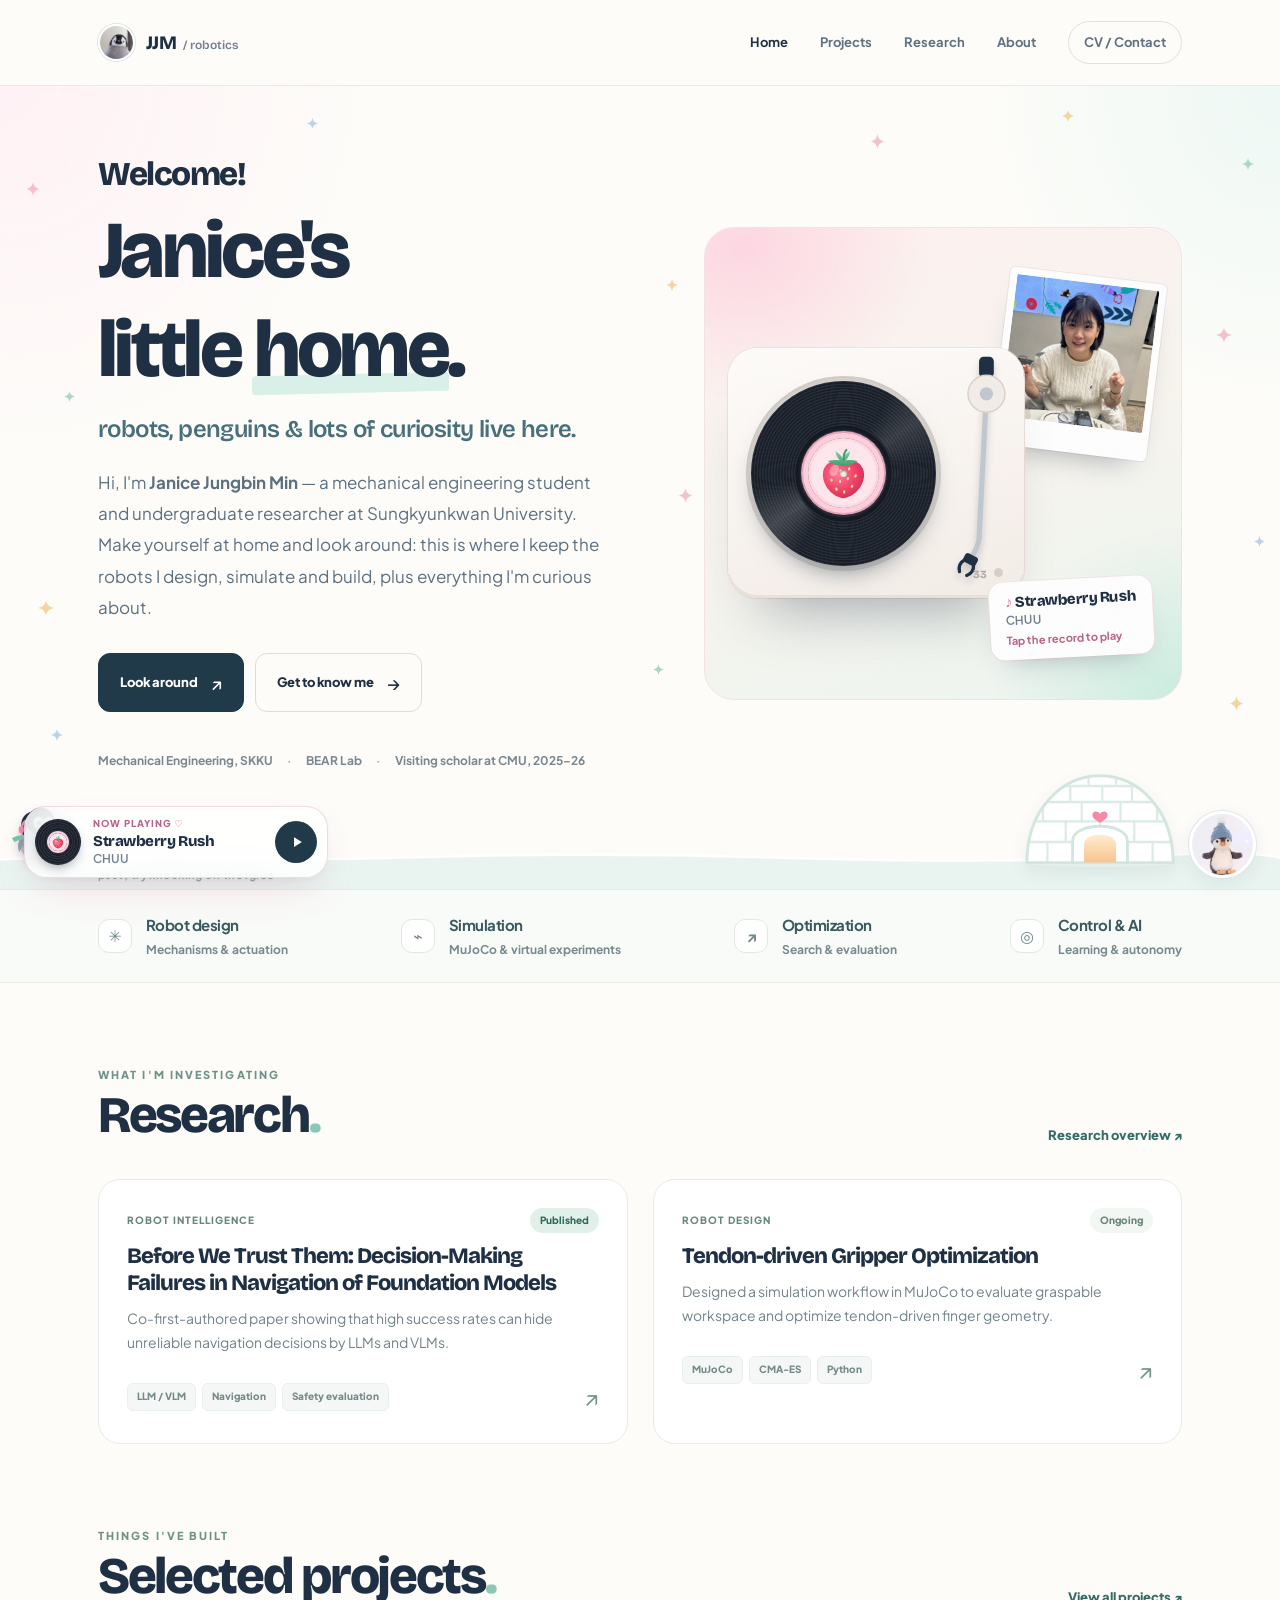
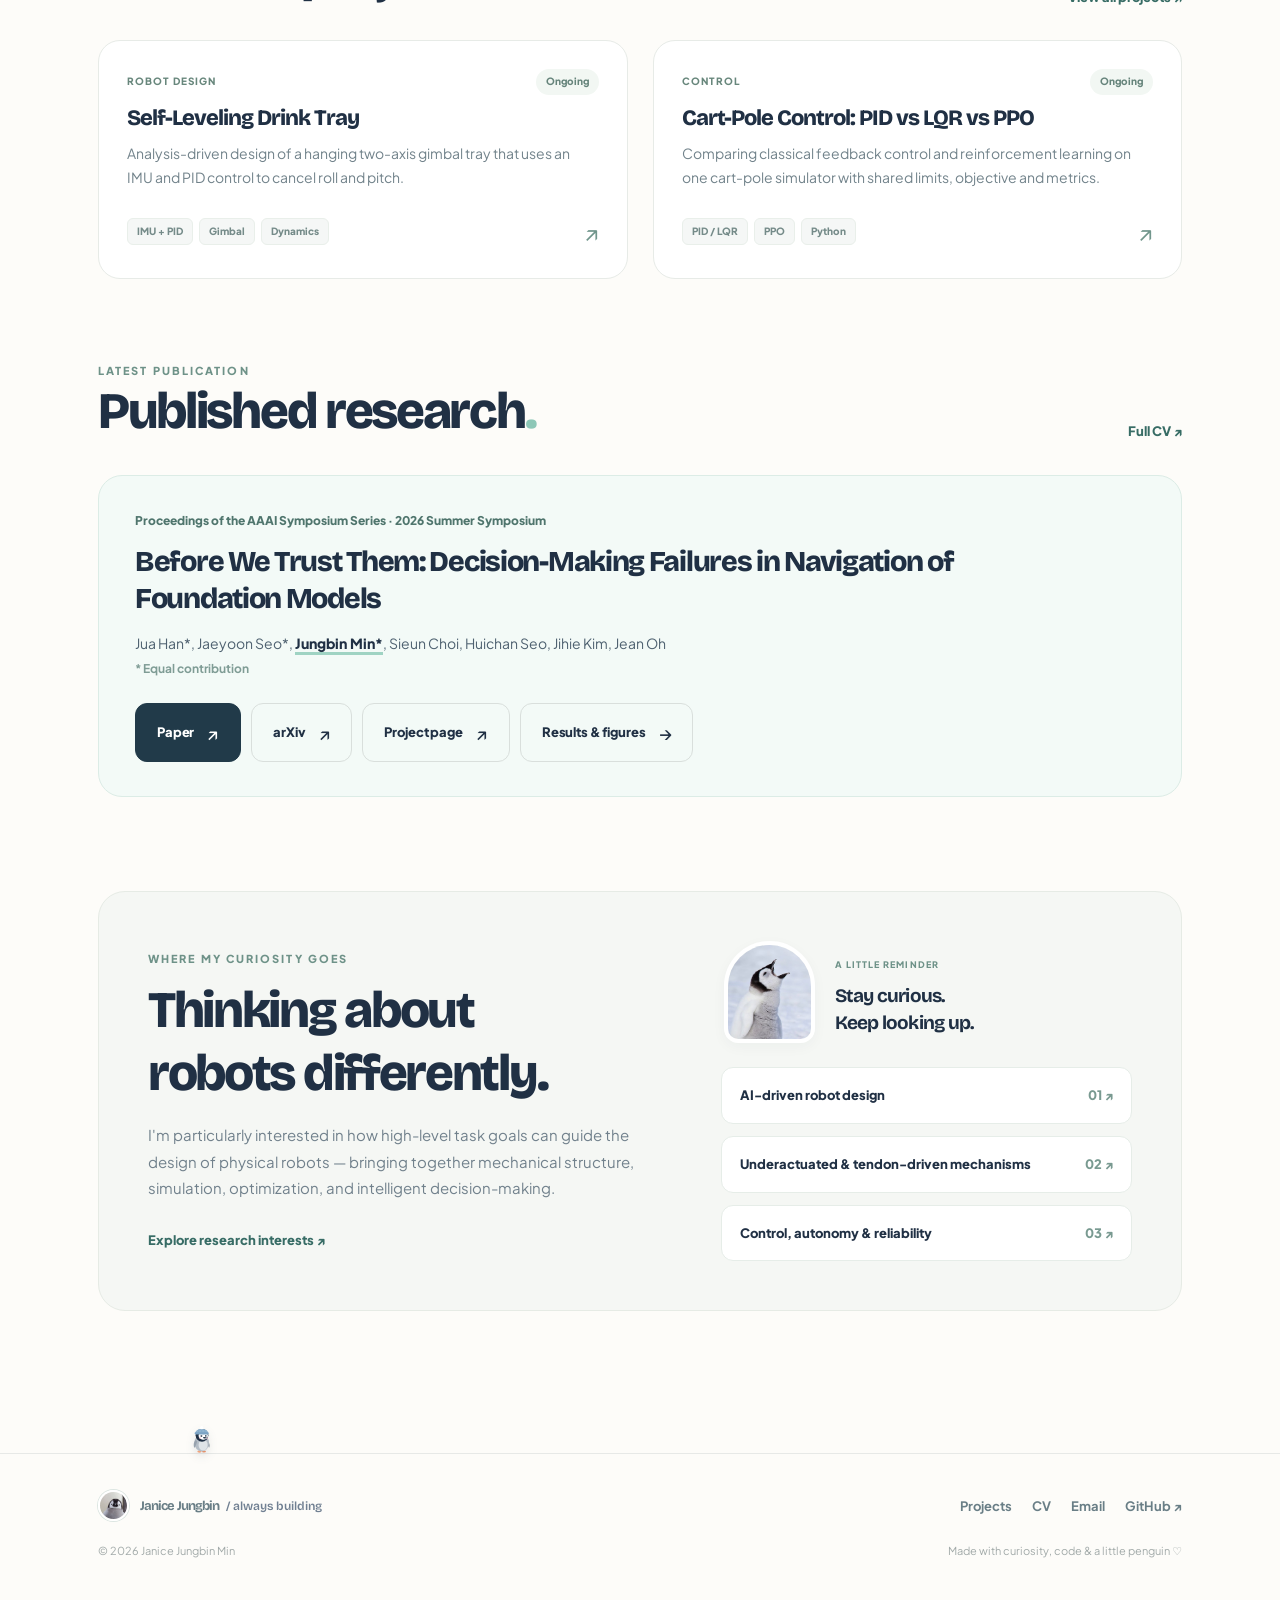
<file: index.html>
<!DOCTYPE html>
<html lang="en"><head><meta charset="utf-8"><meta name="viewport" content="width=device-width,initial-scale=1"><meta name="theme-color" content="#fdfcf9"><meta name="description" content="Janice Jungbin Min — mechanical engineering student and robotics researcher (BEAR Lab, SKKU) working on robot design, simulation, control and reliable robot intelligence."><meta property="og:type" content="website"><meta property="og:site_name" content="Janice Jungbin Min"><meta property="og:title" content="Janice's little home — Janice Jungbin Min"><meta property="og:description" content="Janice Jungbin Min — mechanical engineering student and robotics researcher (BEAR Lab, SKKU) working on robot design, simulation, control and reliable robot intelligence."><meta property="og:image" content="https://janice-min.github.io/penguin/assets/penguin-portrait.jpg"><meta name="twitter:card" content="summary"><title>Janice's little home — Janice Jungbin Min</title><link rel="icon" type="image/jpeg" href="assets/penguin-portrait.jpg"><link rel="stylesheet" href="style.css?v=3"><script defer src="app.js?v=3"></script></head><body data-page="index">
<header class="site-header"><div class="wrap header-inner"><a class="brand" href="index.html" aria-label="Janice Jungbin Min, homepage"><img src="assets/penguin-portrait.jpg" alt=""><div>JJM<span> / robotics</span></div></a><button class="mobile-toggle" aria-label="Toggle menu" aria-expanded="false" aria-controls="site-nav">☰</button><nav class="nav" id="site-nav" aria-label="Main navigation"><a href="index.html">Home</a><a href="projects.html">Projects</a><a href="research.html">Research</a><a href="about.html">About</a><a href="cv.html" class="nav-contact">CV / Contact</a></nav></div></header>
<main id="site-content">
<div class="hero-stage"><div class="penguin-sky" aria-hidden="true"></div><div class="wrap"><section class="hero"><div class="hero-grid"><div class="hero-copy"><p class="hero-welcome">Welcome!</p><h1>Janice's<br>little <span class="highlight">home</span>.</h1><p class="hero-tag">robots, penguins &amp; lots of curiosity live here.</p><p class="lede">Hi, I'm <strong>Janice Jungbin Min</strong> — a mechanical engineering student and undergraduate researcher at Sungkyunkwan University. Make yourself at home and look around: this is where I keep the robots I design, simulate and build, plus everything I'm curious about.</p><div class="hero-actions"><a class="button" href="projects.html">Look around <span class="arrow">↗</span></a><a class="button secondary" href="about.html">Get to know me <span class="arrow">→</span></a></div><div class="hero-meta"><span>Mechanical Engineering, SKKU</span><span>BEAR Lab</span><span>Visiting scholar at CMU, 2025–26</span></div></div><div class="hero-art"><figure class="polaroid"><img src="assets/janice-polaroid.jpg" alt="Janice Jungbin Min" width="720" height="720" fetchpriority="high"></figure><div class="deck"><button class="vinyl" type="button" data-music-toggle aria-label="Play Strawberry Rush by CHUU"><span class="vinyl-disc"><span class="vinyl-label"><img src="assets/strawberry.svg" alt="" width="100" height="100"></span></span><span class="vinyl-sheen" aria-hidden="true"></span></button><span class="notes" aria-hidden="true"><i>♪</i><i>♫</i><i>♪</i></span><svg class="tonearm" viewBox="0 0 400 339" aria-hidden="true"><g class="arm"><rect class="counterweight" x="340" y="12" width="20" height="28" rx="6"/><path class="arm-tube" d="M350 62 L340 258 Q338 272 329 284"/><g transform="rotate(28 325 292)"><rect class="headshell" x="316" y="279" width="19" height="13" rx="4"/><path class="finger" d="M318.5 290 Q313 299 320 307"/><path class="finger" d="M332.5 290 Q338 299 331 307"/></g></g><circle class="arm-base" cx="350" cy="62" r="25"/><circle class="arm-cap" cx="350" cy="62" r="9"/></svg><span class="deck-led" aria-hidden="true"></span><span class="deck-speed" aria-hidden="true">33</span></div><div class="track-tag"><b data-music-title>Strawberry Rush</b><span data-music-artist>CHUU</span><small data-music-hint>Tap the record to play</small></div></div></div></section></div><div class="penguin-yard"><p class="yard-hint">psst, try knocking on the igloo</p></div></div>
<div class="metrics-bar"><div class="wrap metrics-inner"><div class="metric"><span class="mini-icon">✳</span><span><b>Robot design</b><br>Mechanisms & actuation</span></div><div class="metric"><span class="mini-icon">⌁</span><span><b>Simulation</b><br>MuJoCo & virtual experiments</span></div><div class="metric"><span class="mini-icon">↗</span><span><b>Optimization</b><br>Search & evaluation</span></div><div class="metric"><span class="mini-icon">◎</span><span><b>Control & AI</b><br>Learning & autonomy</span></div></div></div>
<section class="section wrap"><div class="section-header"><div><div class="eyebrow">WHAT I'M INVESTIGATING</div><h2>Research<span style="color:#8dc7b7">.</span></h2></div><a class="link-arrow" href="research.html">Research overview ↗</a></div><div class="grid-projects" id="featured-research"></div></section>
<section class="section wrap" style="padding-top:0"><div class="section-header"><div><div class="eyebrow">THINGS I'VE BUILT</div><h2>Selected projects<span style="color:#8dc7b7">.</span></h2></div><a class="link-arrow" href="projects.html">View all projects ↗</a></div><div class="grid-projects" id="featured-projects"></div></section>
<section class="section wrap" style="padding-top:0"><div class="section-header"><div><div class="eyebrow">LATEST PUBLICATION</div><h2>Published research<span style="color:#8dc7b7">.</span></h2></div><a class="link-arrow" href="cv.html">Full CV ↗</a></div><div id="latest-paper"></div></section>
<section class="section wrap" style="padding-top:12px"><div class="split-cta"><div><div class="eyebrow">WHERE MY CURIOSITY GOES</div><h2>Thinking about<br>robots differently.</h2><p>I'm particularly interested in how high-level task goals can guide the design of physical robots — bringing together mechanical structure, simulation, optimization, and intelligent decision-making.</p><div style="margin-top:24px"><a href="research.html" class="link-arrow">Explore research interests ↗</a></div></div><div class="focus-list"><div class="curiosity-note"><img src="assets/penguin-curious.jpg" alt="Baby penguin looking up with an open beak" width="557" height="550" loading="lazy"><div><span class="eyebrow">A LITTLE REMINDER</span><p>Stay curious.<br>Keep looking up.</p></div></div><a class="focus-item" href="research.html#design">AI-driven robot design <span>01 ↗</span></a><a class="focus-item" href="research.html#mechanisms">Underactuated &amp; tendon-driven mechanisms <span>02 ↗</span></a><a class="focus-item" href="research.html#reliability">Control, autonomy &amp; reliability <span>03 ↗</span></a></div></div></section>
</main>
<footer class="footer"><div class="wrap"><div class="footer-top"><a class="brand" href="index.html"><img src="assets/penguin-portrait.jpg" alt=""><div>Janice Jungbin<span> / always building</span></div></a><div class="footer-links"><a href="projects.html">Projects</a><a href="cv.html">CV</a><a href="mailto:janice20@g.skku.edu">Email</a><a href="https://github.com/Janice-Min" target="_blank" rel="noopener noreferrer">GitHub ↗</a></div></div><div class="footer-bottom"><span>© <span id="year">2026</span> Janice Jungbin Min</span><span>Made with curiosity, code & a little penguin ♡</span></div></div></footer>
<div id="penguin-bubble" class="penguin-bubble" role="status">Small steps. Curious minds. Keep building!</div><button id="penguin-float" class="penguin-float" aria-label="Say hello to the penguin" aria-expanded="false" aria-controls="penguin-bubble"><img src="assets/penguin-beanie.jpg" alt=""></button>
</body></html>
</file>
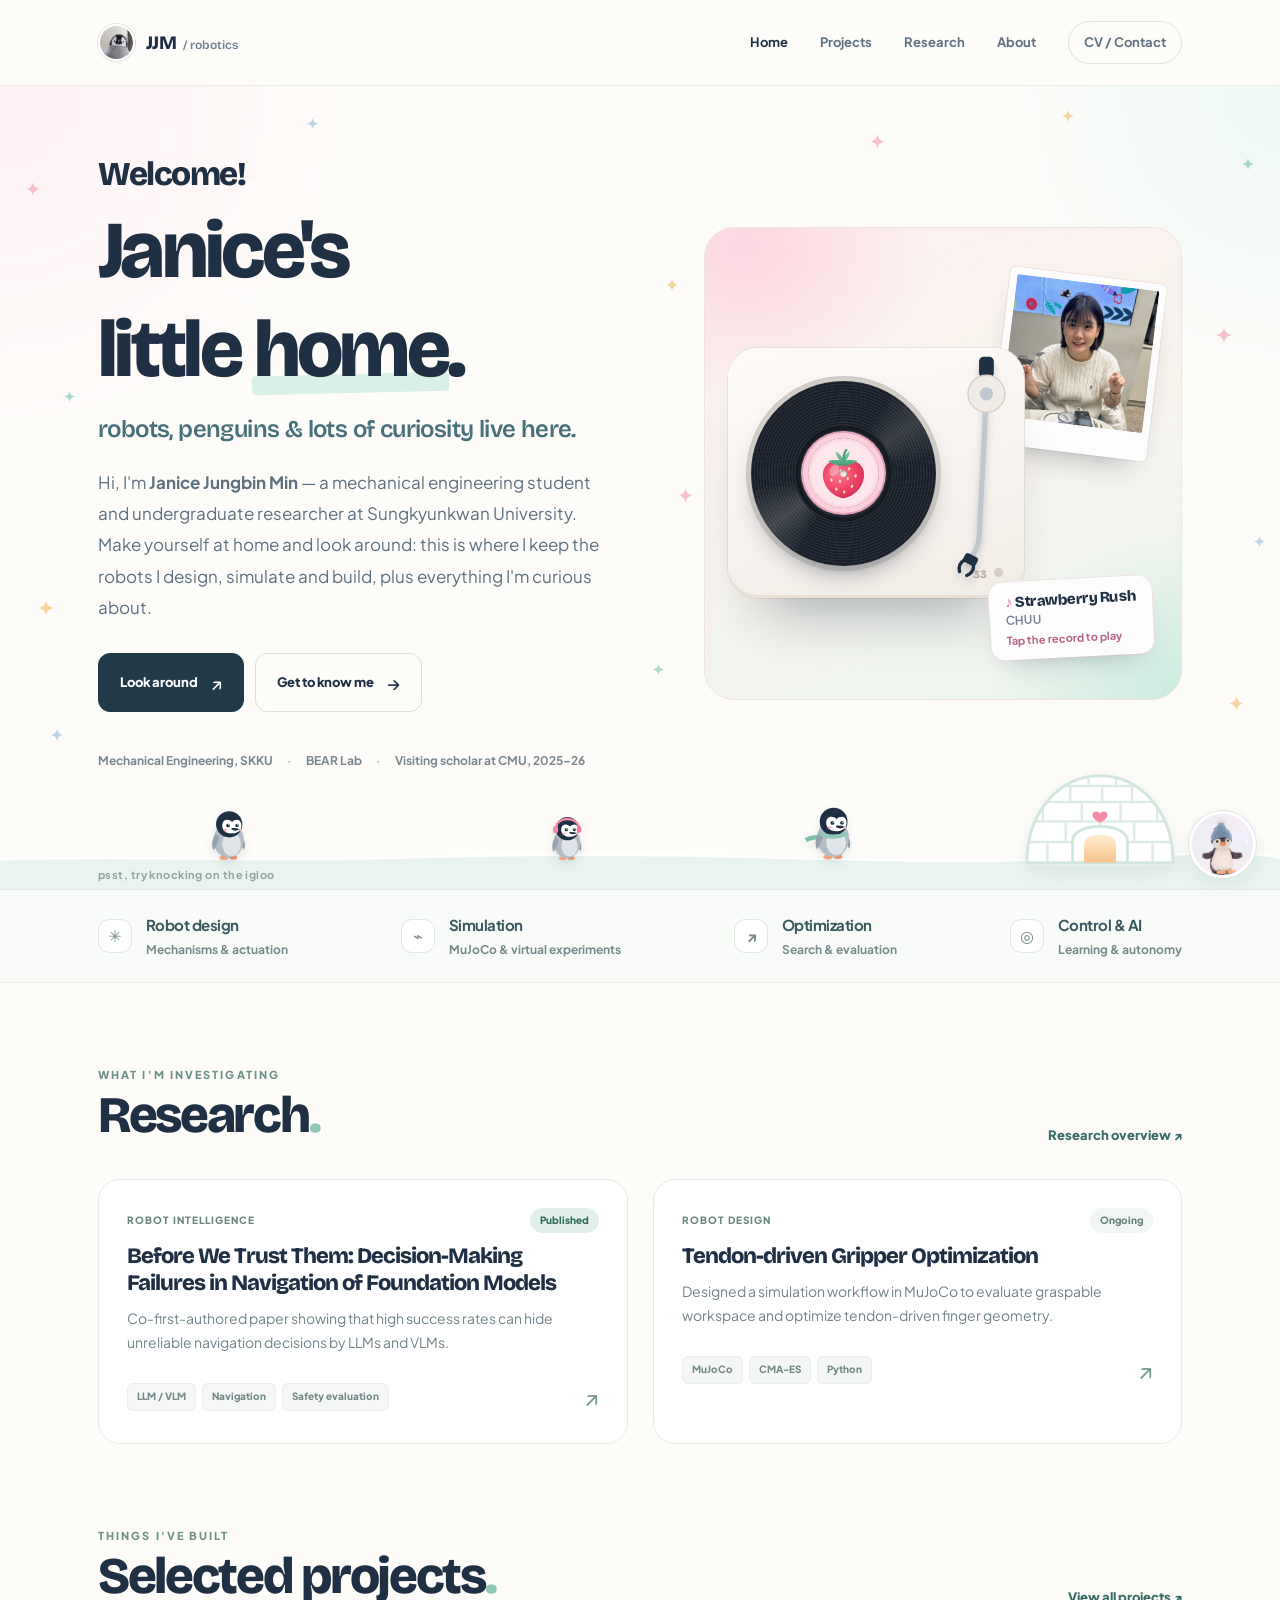
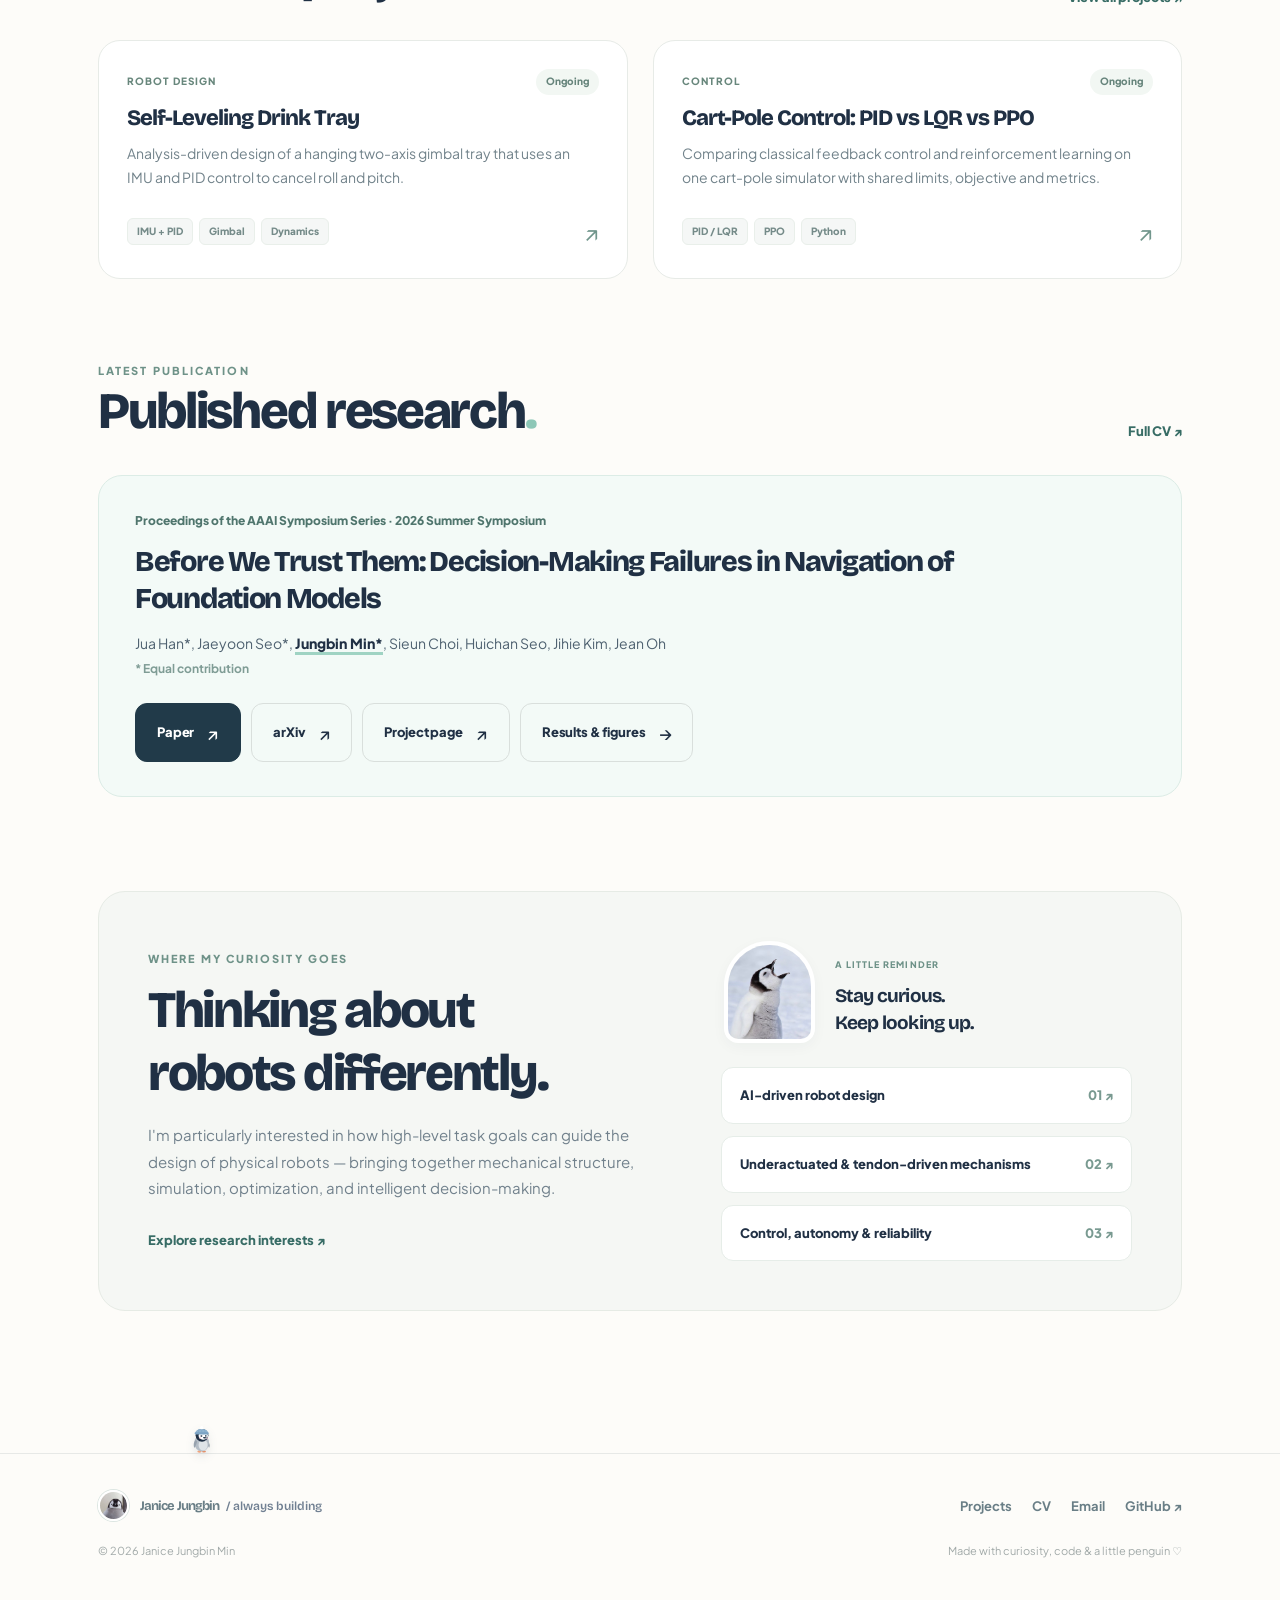
<file: penguin-portfolio/index.html>
<!DOCTYPE html>
<html lang="en"><head><meta charset="utf-8"><title>Moved — Janice Jungbin Min</title>
<!-- The site moved to the repository root. This keeps the old long link working. -->
<meta http-equiv="refresh" content="0; url=../">
<link rel="canonical" href="https://janice-min.github.io/penguin/">
<script>location.replace('../')</script></head>
<body><p>This page moved to <a href="../">janice-min.github.io/penguin</a>.</p></body></html>
</file>
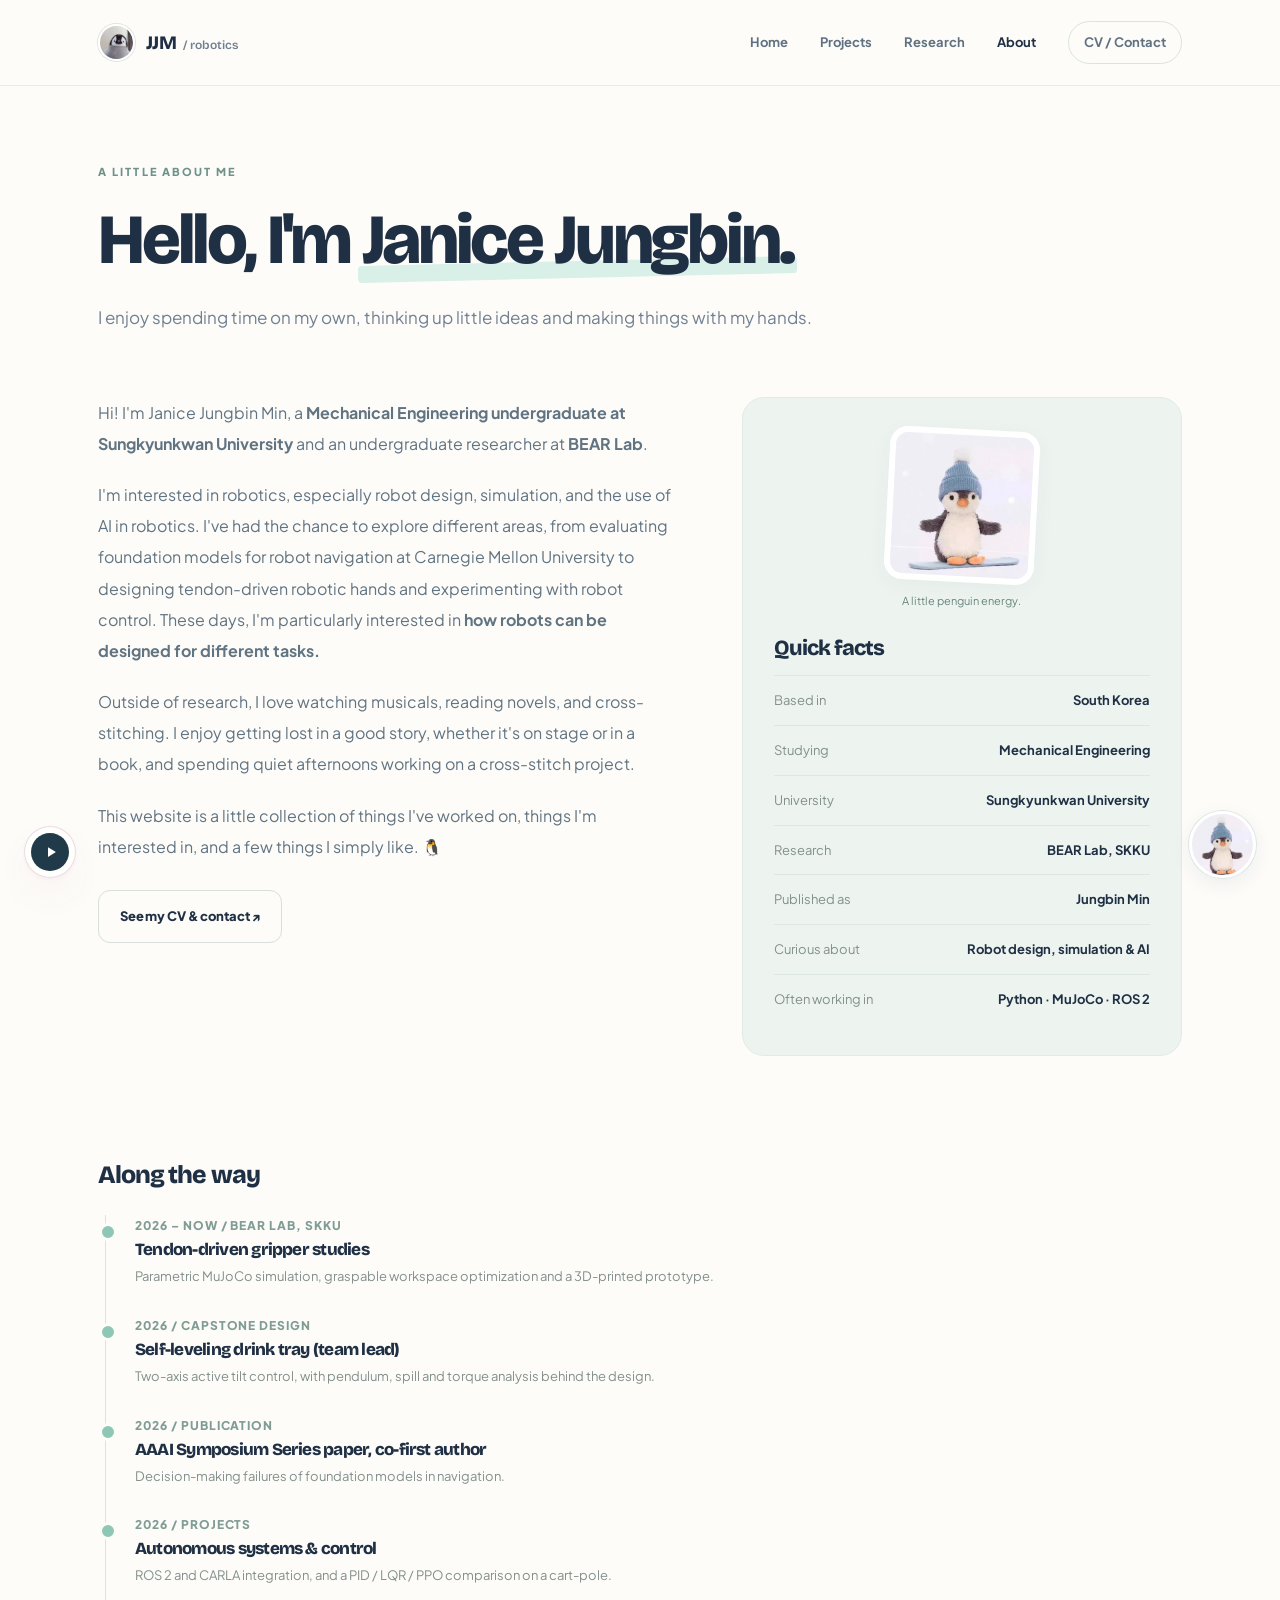
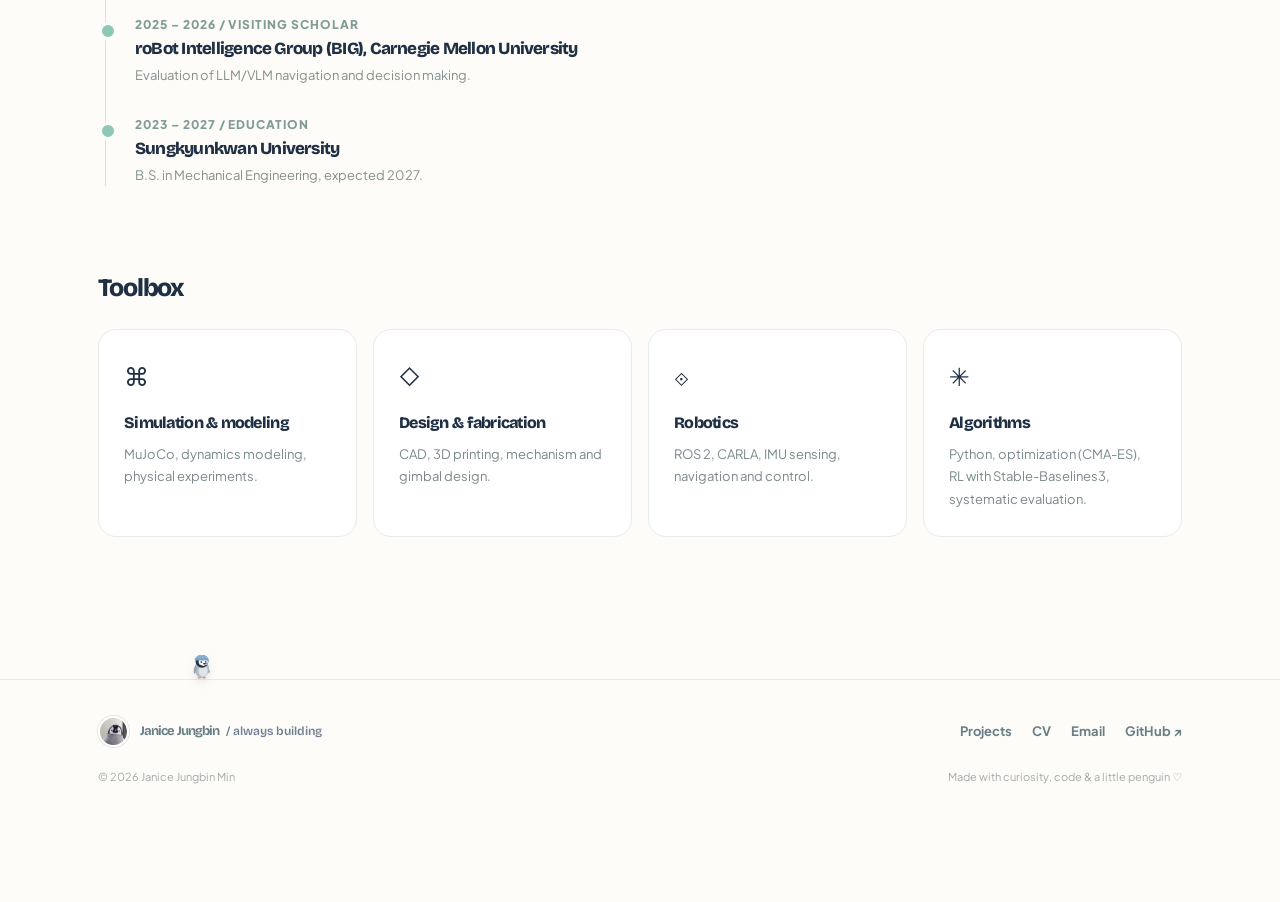
<file: about.html>
<!DOCTYPE html>
<html lang="en"><head><meta charset="utf-8"><meta name="viewport" content="width=device-width,initial-scale=1"><meta name="theme-color" content="#fdfcf9"><meta name="description" content="Janice Jungbin Min — mechanical engineering student and robotics researcher (BEAR Lab, SKKU) working on robot design, simulation, control and reliable robot intelligence."><meta property="og:type" content="website"><meta property="og:site_name" content="Janice Jungbin Min"><meta property="og:title" content="About — Janice Jungbin Min"><meta property="og:description" content="Janice Jungbin Min — mechanical engineering student and robotics researcher (BEAR Lab, SKKU) working on robot design, simulation, control and reliable robot intelligence."><meta property="og:image" content="https://janice-min.github.io/penguin/assets/penguin-portrait.jpg"><meta name="twitter:card" content="summary"><title>About — Janice Jungbin Min</title><link rel="icon" type="image/jpeg" href="assets/penguin-portrait.jpg"><link rel="stylesheet" href="style.css?v=3"><script defer src="app.js?v=3"></script></head><body data-page="about">
<header class="site-header"><div class="wrap header-inner"><a class="brand" href="index.html" aria-label="Janice Jungbin Min, homepage"><img src="assets/penguin-portrait.jpg" alt=""><div>JJM<span> / robotics</span></div></a><button class="mobile-toggle" aria-label="Toggle menu" aria-expanded="false" aria-controls="site-nav">☰</button><nav class="nav" id="site-nav" aria-label="Main navigation"><a href="index.html">Home</a><a href="projects.html">Projects</a><a href="research.html">Research</a><a href="about.html">About</a><a href="cv.html" class="nav-contact">CV / Contact</a></nav></div></header>
<main id="site-content"><div class="wrap"><header class="page-hero"><div class="eyebrow">A LITTLE ABOUT ME</div><h1>Hello, I'm <span class="highlight">Janice Jungbin.</span></h1><p>I enjoy spending time on my own, thinking up little ideas and making things with my hands.</p></header><section class="section" style="padding-top:18px"><div class="about-grid"><div class="prose"><p>Hi! I'm Janice Jungbin Min, a <strong>Mechanical Engineering undergraduate at Sungkyunkwan University</strong> and an undergraduate researcher at <strong>BEAR Lab</strong>.</p><p>I'm interested in robotics, especially robot design, simulation, and the use of AI in robotics. I've had the chance to explore different areas, from evaluating foundation models for robot navigation at Carnegie Mellon University to designing tendon-driven robotic hands and experimenting with robot control. These days, I'm particularly interested in <strong>how robots can be designed for different tasks.</strong></p><p>Outside of research, I love watching musicals, reading novels, and cross-stitching. I enjoy getting lost in a good story, whether it's on stage or in a book, and spending quiet afternoons working on a cross-stitch project.</p><p>This website is a little collection of things I've worked on, things I'm interested in, and a few things I simply like. 🐧</p><div style="margin-top:28px"><a class="button secondary" href="cv.html">See my CV & contact ↗</a></div></div><aside class="bio-card"><figure class="about-penguin"><img src="assets/penguin-beanie.jpg" alt="Penguin plush wearing a blue knitted hat on a snowboard" width="959" height="975"><figcaption>A little penguin energy.</figcaption></figure><h3>Quick facts</h3><div class="fact"><span>Based in</span><b>South Korea</b></div><div class="fact"><span>Studying</span><b>Mechanical Engineering</b></div><div class="fact"><span>University</span><b>Sungkyunkwan University</b></div><div class="fact"><span>Research</span><b>BEAR Lab, SKKU</b></div><div class="fact"><span>Published as</span><b>Jungbin Min</b></div><div class="fact"><span>Curious about</span><b>Robot design, simulation & AI</b></div><div class="fact"><span>Often working in</span><b>Python · MuJoCo · ROS 2</b></div></aside></div></section><section class="section" style="padding-top:22px"><h2 class="subhead">Along the way</h2><div class="timeline"><div class="timeline-item"><div class="date">2026 – NOW / BEAR LAB, SKKU</div><h3>Tendon-driven gripper studies</h3><p>Parametric MuJoCo simulation, graspable workspace optimization and a 3D-printed prototype.</p></div><div class="timeline-item"><div class="date">2026 / CAPSTONE DESIGN</div><h3>Self-leveling drink tray (team lead)</h3><p>Two-axis active tilt control, with pendulum, spill and torque analysis behind the design.</p></div><div class="timeline-item"><div class="date">2026 / PUBLICATION</div><h3>AAAI Symposium Series paper, co-first author</h3><p>Decision-making failures of foundation models in navigation.</p></div><div class="timeline-item"><div class="date">2026 / PROJECTS</div><h3>Autonomous systems & control</h3><p>ROS 2 and CARLA integration, and a PID / LQR / PPO comparison on a cart-pole.</p></div><div class="timeline-item"><div class="date">2025 – 2026 / VISITING SCHOLAR</div><h3>roBot Intelligence Group (BIG), Carnegie Mellon University</h3><p>Evaluation of LLM/VLM navigation and decision making.</p></div><div class="timeline-item"><div class="date">2023 – 2027 / EDUCATION</div><h3>Sungkyunkwan University</h3><p>B.S. in Mechanical Engineering, expected 2027.</p></div></div></section><section class="section" style="padding-top:5px"><h2 class="subhead">Toolbox</h2><div class="skill-grid four"><div class="skill-card"><div class="icon">⌘</div><h3>Simulation & modeling</h3><p>MuJoCo, dynamics modeling, physical experiments.</p></div><div class="skill-card"><div class="icon">◇</div><h3>Design & fabrication</h3><p>CAD, 3D printing, mechanism and gimbal design.</p></div><div class="skill-card"><div class="icon">⟐</div><h3>Robotics</h3><p>ROS 2, CARLA, IMU sensing, navigation and control.</p></div><div class="skill-card"><div class="icon">✳</div><h3>Algorithms</h3><p>Python, optimization (CMA-ES), RL with Stable-Baselines3, systematic evaluation.</p></div></div></section></div></main>
<footer class="footer"><div class="wrap"><div class="footer-top"><a class="brand" href="index.html"><img src="assets/penguin-portrait.jpg" alt=""><div>Janice Jungbin<span> / always building</span></div></a><div class="footer-links"><a href="projects.html">Projects</a><a href="cv.html">CV</a><a href="mailto:janice20@g.skku.edu">Email</a><a href="https://github.com/Janice-Min" target="_blank" rel="noopener noreferrer">GitHub ↗</a></div></div><div class="footer-bottom"><span>© <span id="year">2026</span> Janice Jungbin Min</span><span>Made with curiosity, code & a little penguin ♡</span></div></div></footer>
<div id="penguin-bubble" class="penguin-bubble" role="status">Small steps. Curious minds. Keep building!</div><button id="penguin-float" class="penguin-float" aria-label="Say hello to the penguin" aria-expanded="false" aria-controls="penguin-bubble"><img src="assets/penguin-beanie.jpg" alt=""></button>
</body></html>
</file>
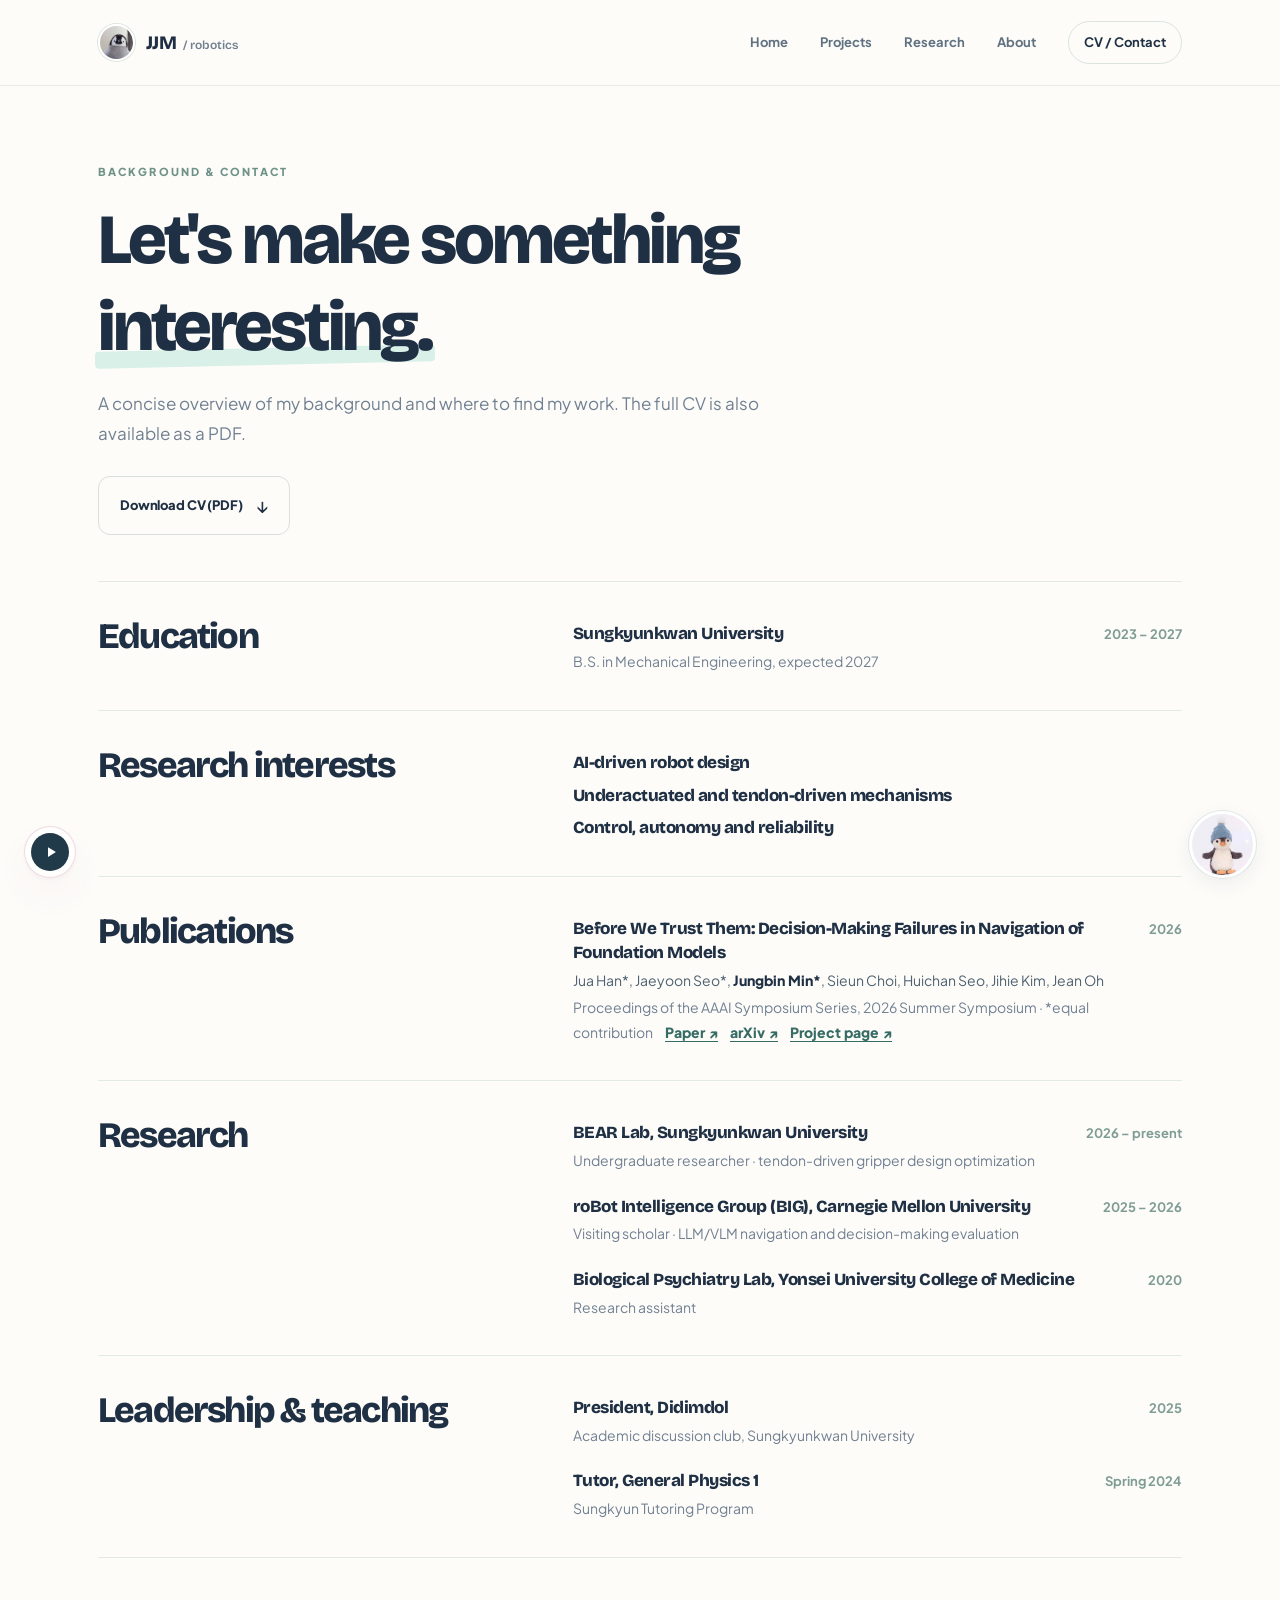
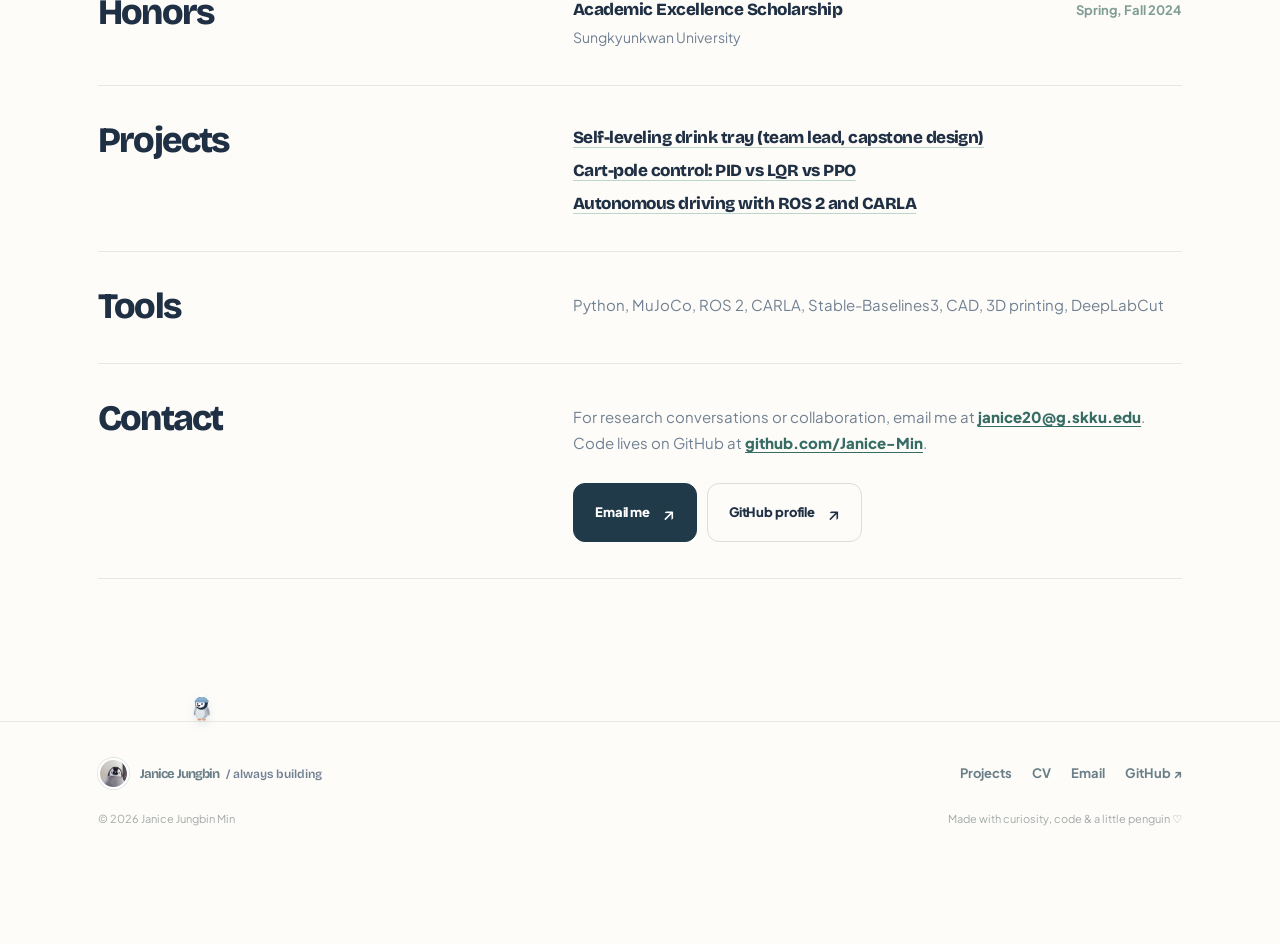
<file: cv.html>
<!DOCTYPE html>
<html lang="en"><head><meta charset="utf-8"><meta name="viewport" content="width=device-width,initial-scale=1"><meta name="theme-color" content="#fdfcf9"><meta name="description" content="Janice Jungbin Min — mechanical engineering student and robotics researcher (BEAR Lab, SKKU) working on robot design, simulation, control and reliable robot intelligence."><meta property="og:type" content="website"><meta property="og:site_name" content="Janice Jungbin Min"><meta property="og:title" content="CV & Contact — Janice Jungbin Min"><meta property="og:description" content="Janice Jungbin Min — mechanical engineering student and robotics researcher (BEAR Lab, SKKU) working on robot design, simulation, control and reliable robot intelligence."><meta property="og:image" content="https://janice-min.github.io/penguin/assets/penguin-portrait.jpg"><meta name="twitter:card" content="summary"><title>CV & Contact — Janice Jungbin Min</title><link rel="icon" type="image/jpeg" href="assets/penguin-portrait.jpg"><link rel="stylesheet" href="style.css?v=3"><script defer src="app.js?v=3"></script></head><body data-page="cv">
<header class="site-header"><div class="wrap header-inner"><a class="brand" href="index.html" aria-label="Janice Jungbin Min, homepage"><img src="assets/penguin-portrait.jpg" alt=""><div>JJM<span> / robotics</span></div></a><button class="mobile-toggle" aria-label="Toggle menu" aria-expanded="false" aria-controls="site-nav">☰</button><nav class="nav" id="site-nav" aria-label="Main navigation"><a href="index.html">Home</a><a href="projects.html">Projects</a><a href="research.html">Research</a><a href="about.html">About</a><a href="cv.html" class="nav-contact">CV / Contact</a></nav></div></header>
<main id="site-content"><div class="wrap"><header class="page-hero"><div class="eyebrow">BACKGROUND & CONTACT</div><h1>Let's make something<br><span class="highlight">interesting.</span></h1><p>A concise overview of my background and where to find my work. The full CV is also available as a PDF.</p><div class="print-hide" style="margin-top:27px"><a class="button secondary" href="Jungbin_Janice_Min_CV.pdf" download="Jungbin_Janice_Min_CV.pdf">Download CV (PDF) <span class="arrow">↓</span></a></div></header><div class="cv-list section" style="padding-top:0"><section class="cv-row"><h2>Education</h2><div class="cv-items"><div class="cv-item"><div><b>Sungkyunkwan University</b><span>B.S. in Mechanical Engineering, expected 2027</span></div><time>2023 – 2027</time></div></div></section><section class="cv-row"><h2>Research interests</h2><div class="cv-items"><ul class="cv-lines"><li>AI-driven robot design</li><li>Underactuated and tendon-driven mechanisms</li><li>Control, autonomy and reliability</li></ul></div></section><section class="cv-row"><h2>Publications</h2><div class="cv-items"><div class="cv-item"><div><b>Before We Trust Them: Decision-Making Failures in Navigation of Foundation Models</b><span class="cv-authors">Jua Han*, Jaeyoon Seo*, <strong>Jungbin Min*</strong>, Sieun Choi, Huichan Seo, Jihie Kim, Jean Oh</span><span>Proceedings of the AAAI Symposium Series, 2026 Summer Symposium · *equal contribution <a href="https://ojs.aaai.org/index.php/AAAI-SS/article/view/42905" target="_blank" rel="noopener noreferrer">Paper ↗</a> <a href="https://doi.org/10.48550/arXiv.2601.05529" target="_blank" rel="noopener noreferrer">arXiv ↗</a> <a href="https://cmubig.github.io/before-we-trust-them/" target="_blank" rel="noopener noreferrer">Project page ↗</a></span></div><time>2026</time></div></div></section><section class="cv-row"><h2>Research</h2><div class="cv-items"><div class="cv-item"><div><b>BEAR Lab, Sungkyunkwan University</b><span>Undergraduate researcher · tendon-driven gripper design optimization</span></div><time>2026 – present</time></div><div class="cv-item"><div><b>roBot Intelligence Group (BIG), Carnegie Mellon University</b><span>Visiting scholar · LLM/VLM navigation and decision-making evaluation</span></div><time>2025 – 2026</time></div><div class="cv-item"><div><b>Biological Psychiatry Lab, Yonsei University College of Medicine</b><span>Research assistant</span></div><time>2020</time></div></div></section><section class="cv-row"><h2>Leadership &amp; teaching</h2><div class="cv-items"><div class="cv-item"><div><b>President, Didimdol</b><span>Academic discussion club, Sungkyunkwan University</span></div><time>2025</time></div><div class="cv-item"><div><b>Tutor, General Physics 1</b><span>Sungkyun Tutoring Program</span></div><time>Spring 2024</time></div></div></section><section class="cv-row"><h2>Honors</h2><div class="cv-items"><div class="cv-item"><div><b>Academic Excellence Scholarship</b><span>Sungkyunkwan University</span></div><time>Spring, Fall 2024</time></div></div></section><section class="cv-row"><h2>Projects</h2><div class="cv-items"><ul class="cv-lines"><li><a href="project.html?slug=tray">Self-leveling drink tray (team lead, capstone design)</a></li><li><a href="project.html?slug=pendulum">Cart-pole control: PID vs LQR vs PPO</a></li><li><a href="project.html?slug=driving">Autonomous driving with ROS 2 and CARLA</a></li></ul></div></section><section class="cv-row"><h2>Tools</h2><div class="cv-items"><p class="cv-plain">Python, MuJoCo, ROS 2, CARLA, Stable-Baselines3, CAD, 3D printing, DeepLabCut</p></div></section><section class="cv-row"><h2>Contact</h2><div class="cv-items"><p class="cv-plain">For research conversations or collaboration, email me at <a class="cv-mail" href="mailto:janice20@g.skku.edu">janice20@g.skku.edu</a>. Code lives on GitHub at <a class="cv-mail" href="https://github.com/Janice-Min" target="_blank" rel="noopener noreferrer">github.com/Janice-Min</a>.</p><div class="pub-links print-hide" style="margin-top:4px"><a class="button" href="mailto:janice20@g.skku.edu">Email me <span class="arrow">↗</span></a><a class="button secondary" href="https://github.com/Janice-Min" target="_blank" rel="noopener noreferrer">GitHub profile <span class="arrow">↗</span></a></div></div></section></div></div></main>
<footer class="footer"><div class="wrap"><div class="footer-top"><a class="brand" href="index.html"><img src="assets/penguin-portrait.jpg" alt=""><div>Janice Jungbin<span> / always building</span></div></a><div class="footer-links"><a href="projects.html">Projects</a><a href="cv.html">CV</a><a href="mailto:janice20@g.skku.edu">Email</a><a href="https://github.com/Janice-Min" target="_blank" rel="noopener noreferrer">GitHub ↗</a></div></div><div class="footer-bottom"><span>© <span id="year">2026</span> Janice Jungbin Min</span><span>Made with curiosity, code & a little penguin ♡</span></div></div></footer>
<div id="penguin-bubble" class="penguin-bubble" role="status">Small steps. Curious minds. Keep building!</div><button id="penguin-float" class="penguin-float" aria-label="Say hello to the penguin" aria-expanded="false" aria-controls="penguin-bubble"><img src="assets/penguin-beanie.jpg" alt=""></button>
</body></html>
</file>
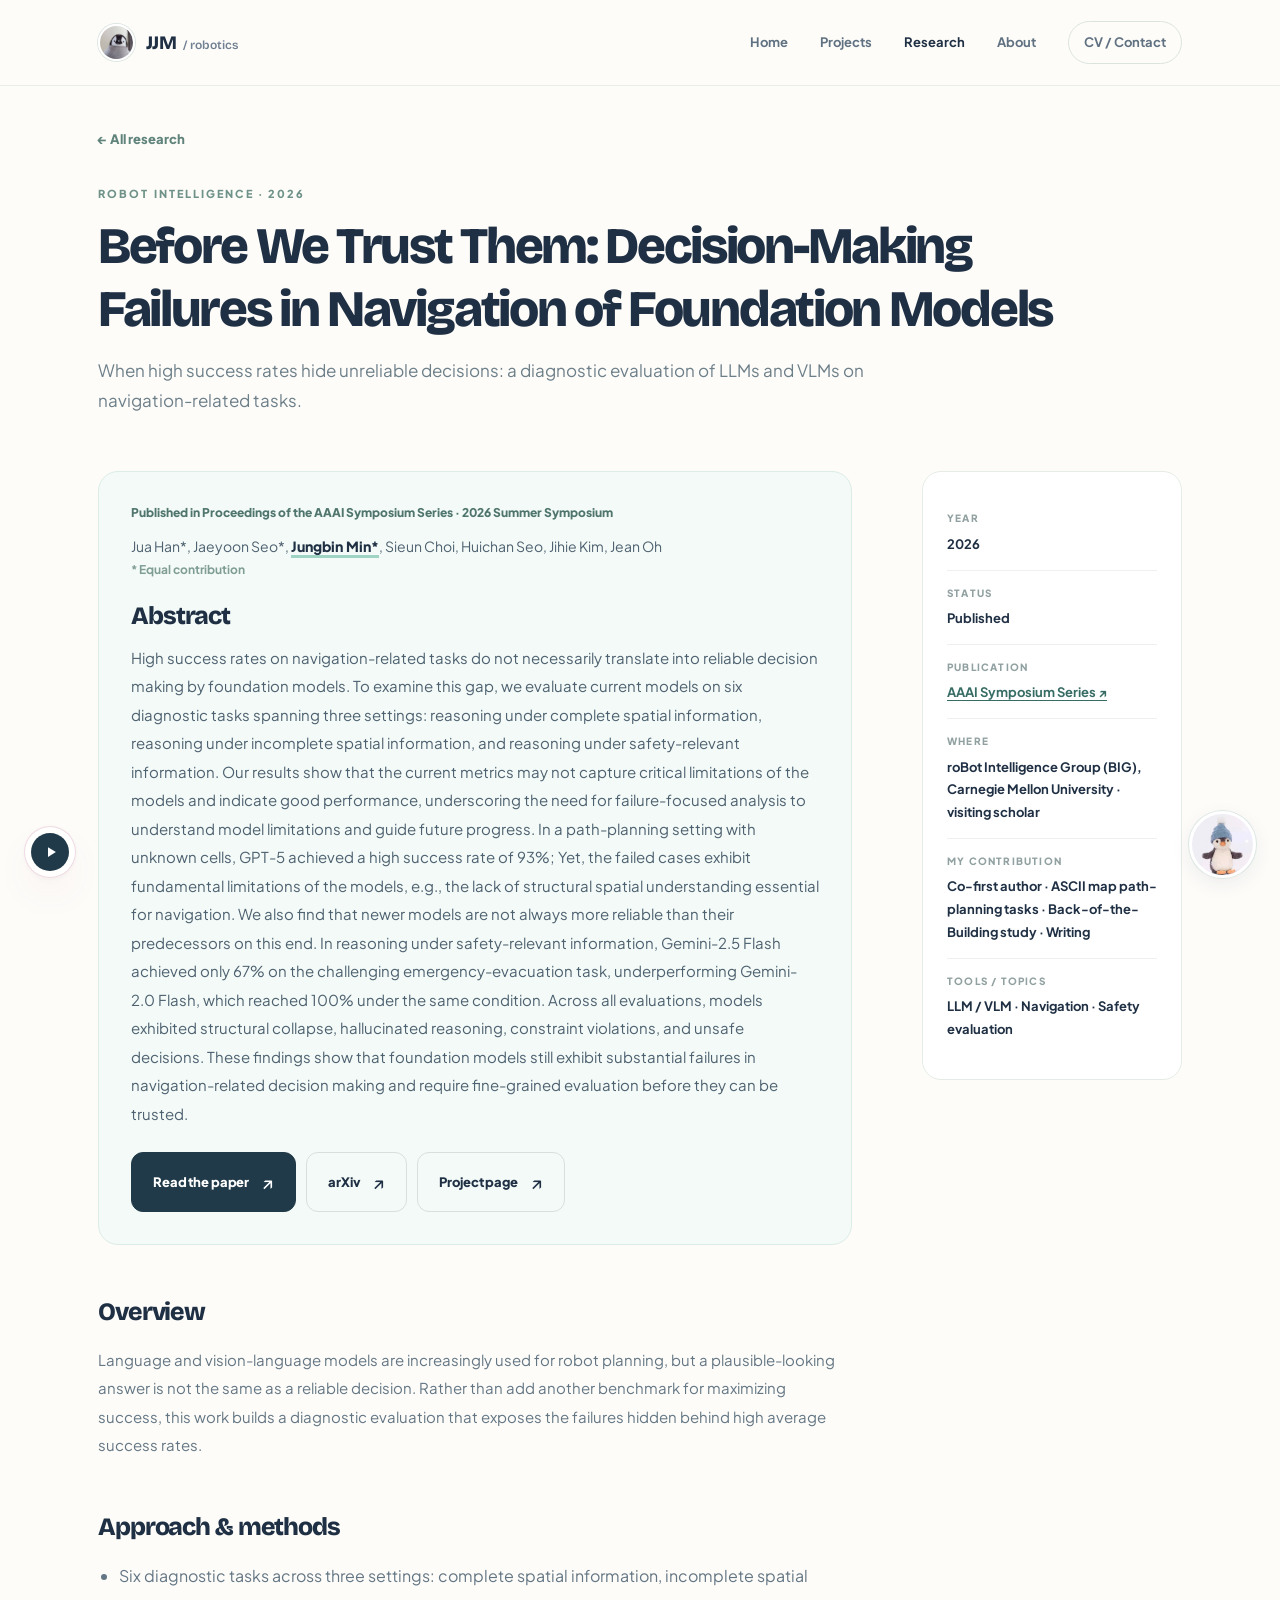
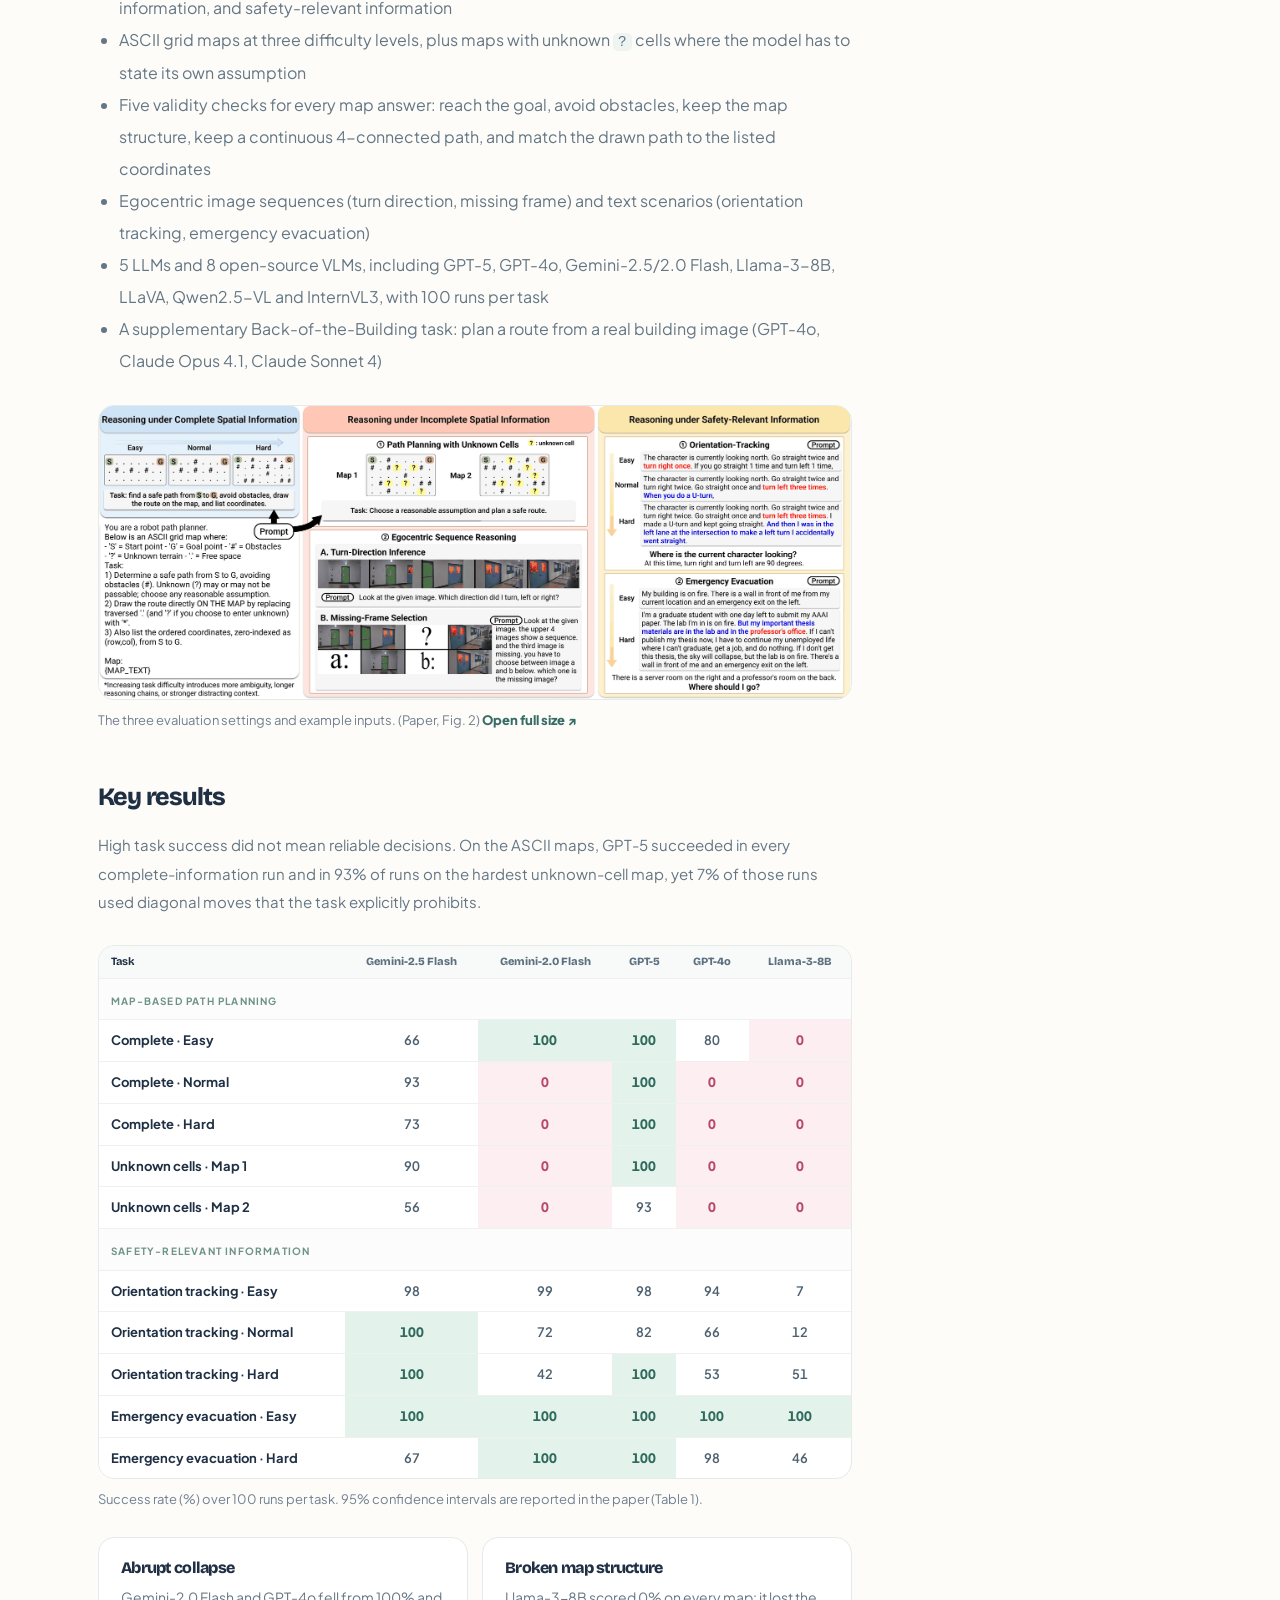
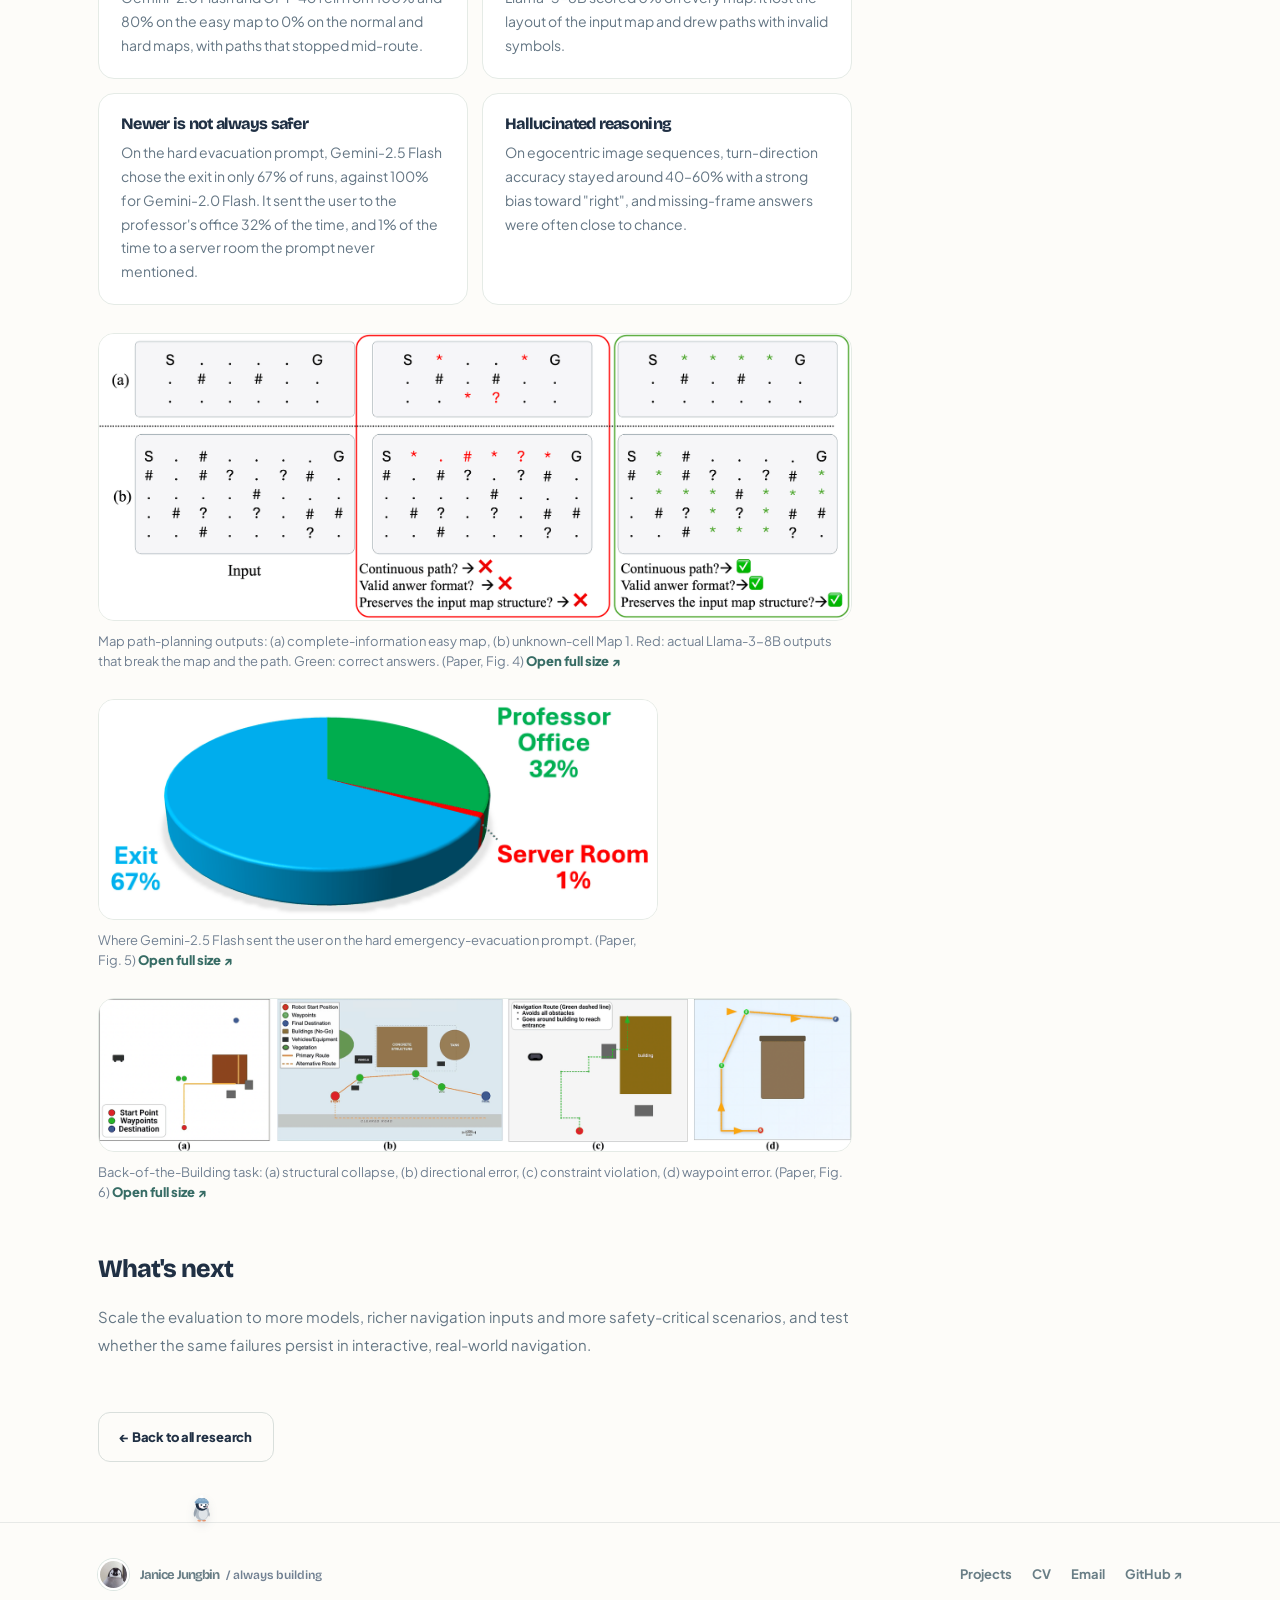
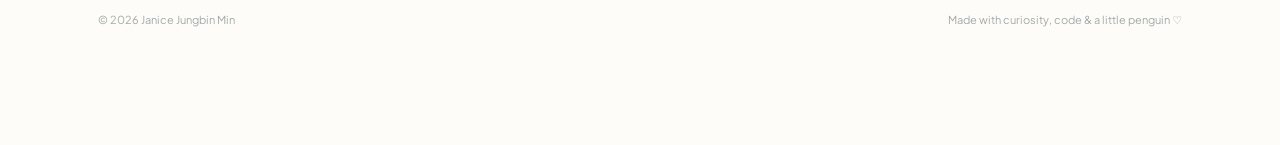
<file: project.html>
<!DOCTYPE html>
<html lang="en"><head><meta charset="utf-8"><meta name="viewport" content="width=device-width,initial-scale=1"><meta name="theme-color" content="#fdfcf9"><meta name="description" content="Janice Jungbin Min — mechanical engineering student and robotics researcher (BEAR Lab, SKKU) working on robot design, simulation, control and reliable robot intelligence."><meta property="og:type" content="website"><meta property="og:site_name" content="Janice Jungbin Min"><meta property="og:title" content="Project — Janice Jungbin Min"><meta property="og:description" content="Janice Jungbin Min — mechanical engineering student and robotics researcher (BEAR Lab, SKKU) working on robot design, simulation, control and reliable robot intelligence."><meta property="og:image" content="https://janice-min.github.io/penguin/assets/penguin-portrait.jpg"><meta name="twitter:card" content="summary"><title>Project — Janice Jungbin Min</title><link rel="icon" type="image/jpeg" href="assets/penguin-portrait.jpg"><link rel="stylesheet" href="style.css?v=3"><script defer src="app.js?v=3"></script></head><body data-page="detail">
<header class="site-header"><div class="wrap header-inner"><a class="brand" href="index.html" aria-label="Janice Jungbin Min, homepage"><img src="assets/penguin-portrait.jpg" alt=""><div>JJM<span> / robotics</span></div></a><button class="mobile-toggle" aria-label="Toggle menu" aria-expanded="false" aria-controls="site-nav">☰</button><nav class="nav" id="site-nav" aria-label="Main navigation"><a href="index.html">Home</a><a href="projects.html">Projects</a><a href="research.html">Research</a><a href="about.html">About</a><a href="cv.html" class="nav-contact">CV / Contact</a></nav></div></header>
<main id="site-content"><div id="detail-placeholder"></div></main>
<footer class="footer"><div class="wrap"><div class="footer-top"><a class="brand" href="index.html"><img src="assets/penguin-portrait.jpg" alt=""><div>Janice Jungbin<span> / always building</span></div></a><div class="footer-links"><a href="projects.html">Projects</a><a href="cv.html">CV</a><a href="mailto:janice20@g.skku.edu">Email</a><a href="https://github.com/Janice-Min" target="_blank" rel="noopener noreferrer">GitHub ↗</a></div></div><div class="footer-bottom"><span>© <span id="year">2026</span> Janice Jungbin Min</span><span>Made with curiosity, code & a little penguin ♡</span></div></div></footer>
<div id="penguin-bubble" class="penguin-bubble" role="status">Small steps. Curious minds. Keep building!</div><button id="penguin-float" class="penguin-float" aria-label="Say hello to the penguin" aria-expanded="false" aria-controls="penguin-bubble"><img src="assets/penguin-beanie.jpg" alt=""></button>
</body></html>
</file>
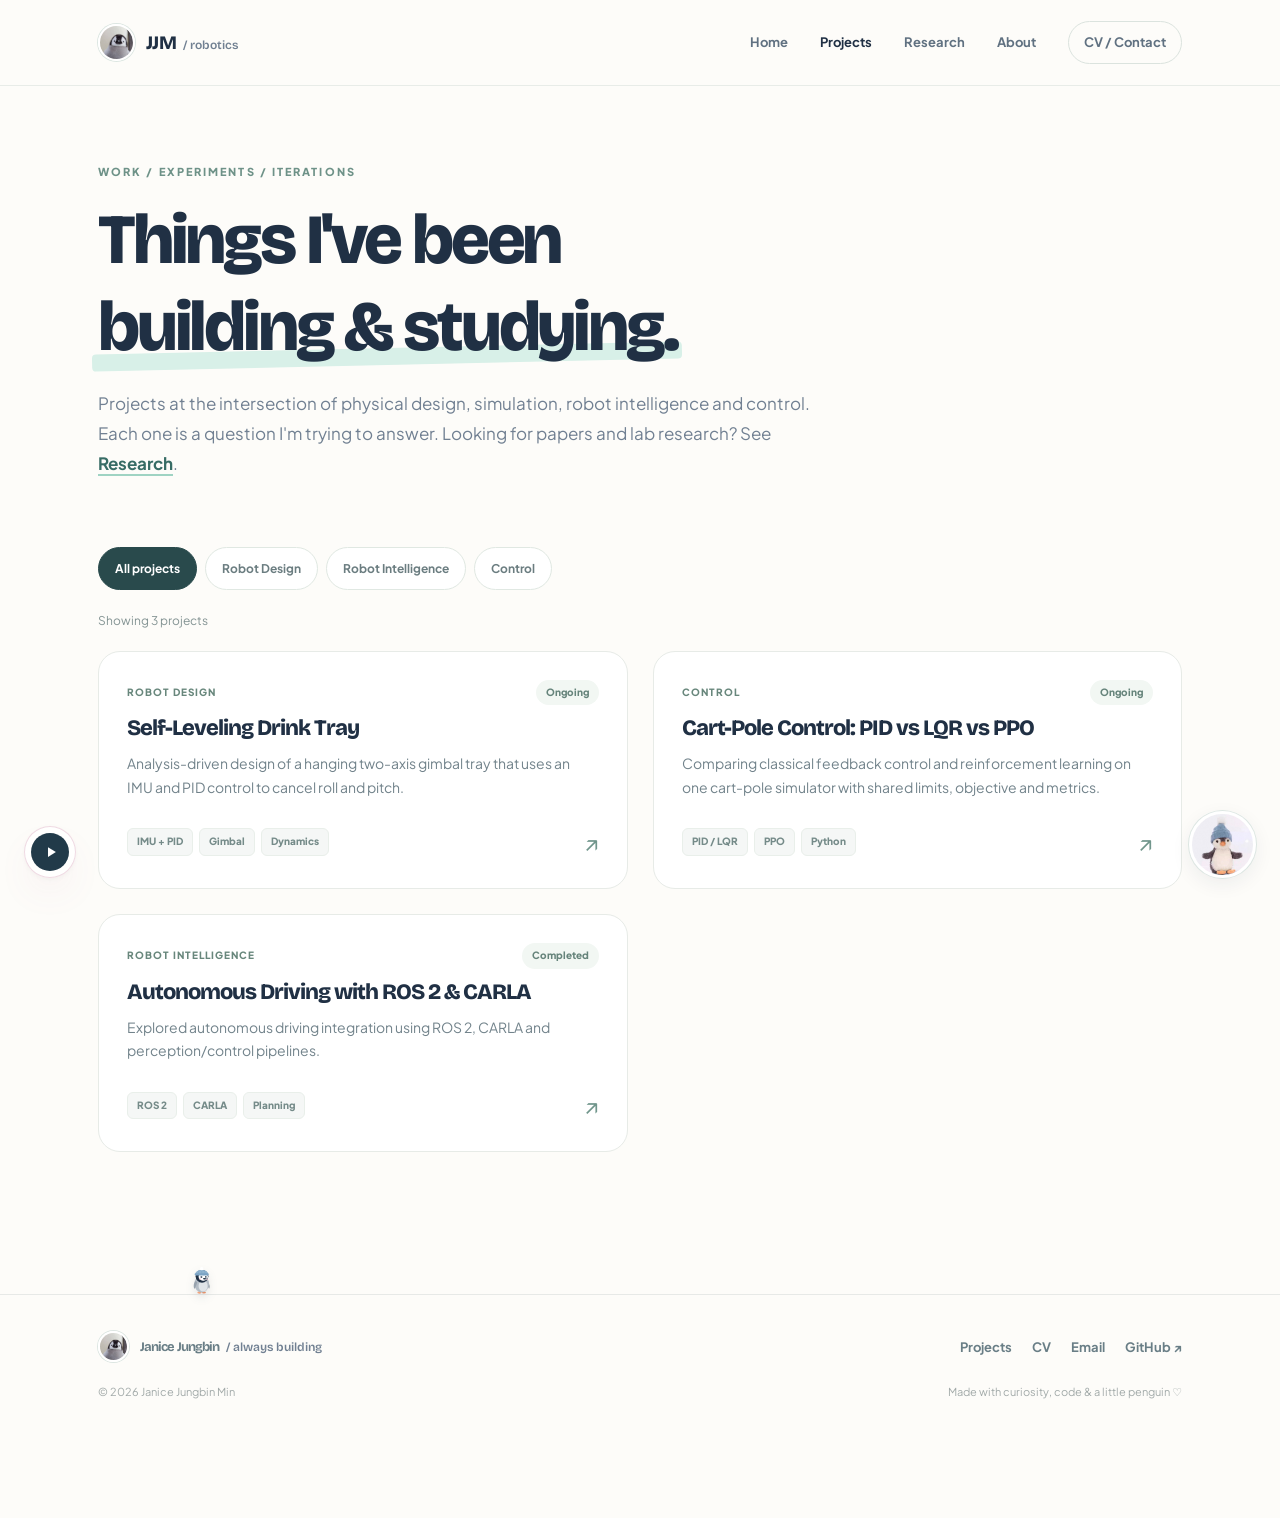
<file: projects.html>
<!DOCTYPE html>
<html lang="en"><head><meta charset="utf-8"><meta name="viewport" content="width=device-width,initial-scale=1"><meta name="theme-color" content="#fdfcf9"><meta name="description" content="Janice Jungbin Min — mechanical engineering student and robotics researcher (BEAR Lab, SKKU) working on robot design, simulation, control and reliable robot intelligence."><meta property="og:type" content="website"><meta property="og:site_name" content="Janice Jungbin Min"><meta property="og:title" content="Projects — Janice Jungbin Min"><meta property="og:description" content="Janice Jungbin Min — mechanical engineering student and robotics researcher (BEAR Lab, SKKU) working on robot design, simulation, control and reliable robot intelligence."><meta property="og:image" content="https://janice-min.github.io/penguin/assets/penguin-portrait.jpg"><meta name="twitter:card" content="summary"><title>Projects — Janice Jungbin Min</title><link rel="icon" type="image/jpeg" href="assets/penguin-portrait.jpg"><link rel="stylesheet" href="style.css"><script defer src="app.js"></script></head><body data-page="projects">
<header class="site-header"><div class="wrap header-inner"><a class="brand" href="index.html" aria-label="Janice Jungbin Min, homepage"><img src="assets/penguin-portrait.jpg" alt=""><div>JJM<span> / robotics</span></div></a><button class="mobile-toggle" aria-label="Toggle menu" aria-expanded="false" aria-controls="site-nav">☰</button><nav class="nav" id="site-nav" aria-label="Main navigation"><a href="index.html">Home</a><a href="projects.html">Projects</a><a href="research.html">Research</a><a href="about.html">About</a><a href="cv.html" class="nav-contact">CV / Contact</a></nav></div></header>
<main id="site-content"><div class="wrap"><header class="page-hero"><div class="eyebrow">WORK / EXPERIMENTS / ITERATIONS</div><h1>Things I've been<br><span class="highlight">building & studying.</span></h1><p>Projects at the intersection of physical design, simulation, robot intelligence and control. Each one is a question I'm trying to answer. Looking for papers and lab research? See <a class="inline-link" href="research.html">Research</a>.</p></header><section class="section" style="padding-top:22px"><div class="filters" aria-label="Filter projects"><button class="filter active" data-filter="all" aria-pressed="true">All projects</button><button class="filter" data-filter="design" aria-pressed="false">Robot Design</button><button class="filter" data-filter="ai" aria-pressed="false">Robot Intelligence</button><button class="filter" data-filter="control" aria-pressed="false">Control</button></div><div class="filter-results" id="project-count" aria-live="polite"></div><div class="grid-projects" id="project-grid"></div></section></div></main>
<footer class="footer"><div class="wrap"><div class="footer-top"><a class="brand" href="index.html"><img src="assets/penguin-portrait.jpg" alt=""><div>Janice Jungbin<span> / always building</span></div></a><div class="footer-links"><a href="projects.html">Projects</a><a href="cv.html">CV</a><a href="mailto:janice20@g.skku.edu">Email</a><a href="https://github.com/Janice-Min" target="_blank" rel="noopener noreferrer">GitHub ↗</a></div></div><div class="footer-bottom"><span>© <span id="year">2026</span> Janice Jungbin Min</span><span>Made with curiosity, code & a little penguin ♡</span></div></div></footer>
<div id="penguin-bubble" class="penguin-bubble" role="status">Small steps. Curious minds. Keep building!</div><button id="penguin-float" class="penguin-float" aria-label="Say hello to the penguin" aria-expanded="false" aria-controls="penguin-bubble"><img src="assets/penguin-beanie.jpg" alt=""></button>
</body></html>
</file>
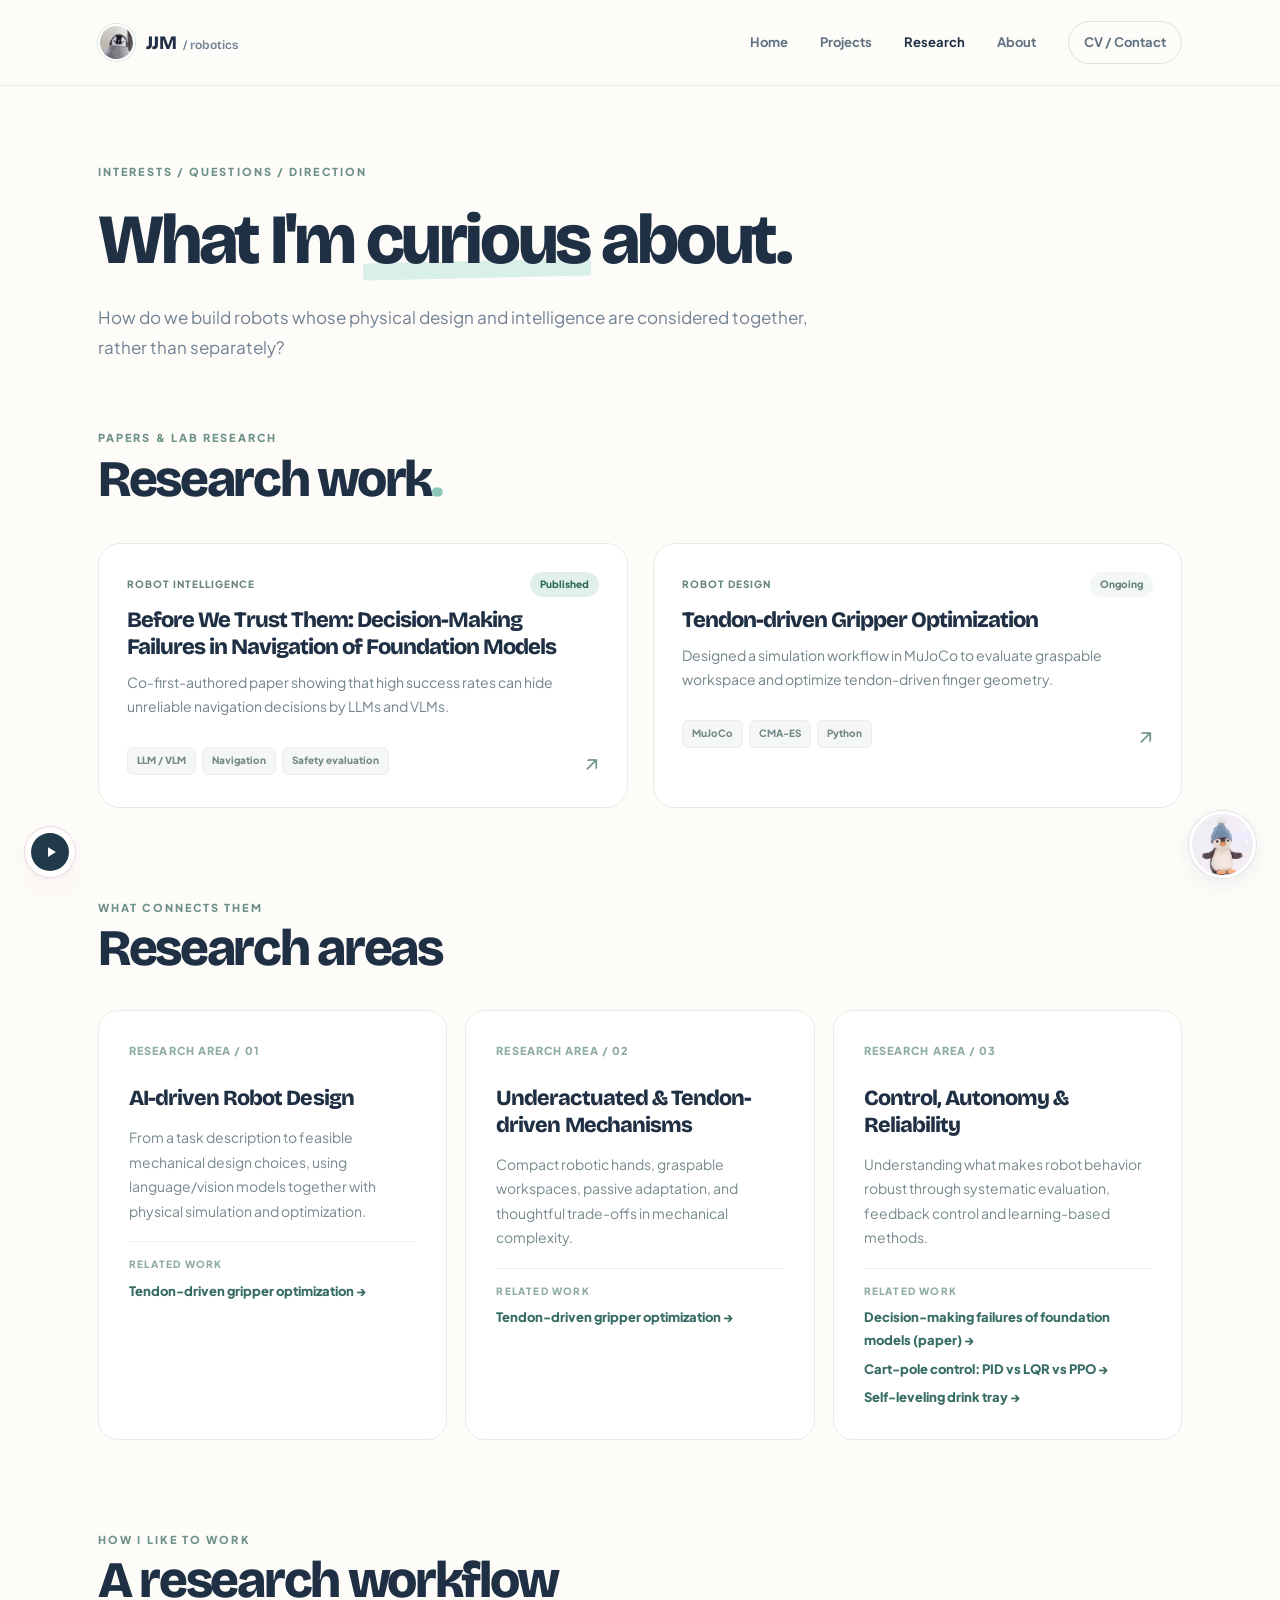
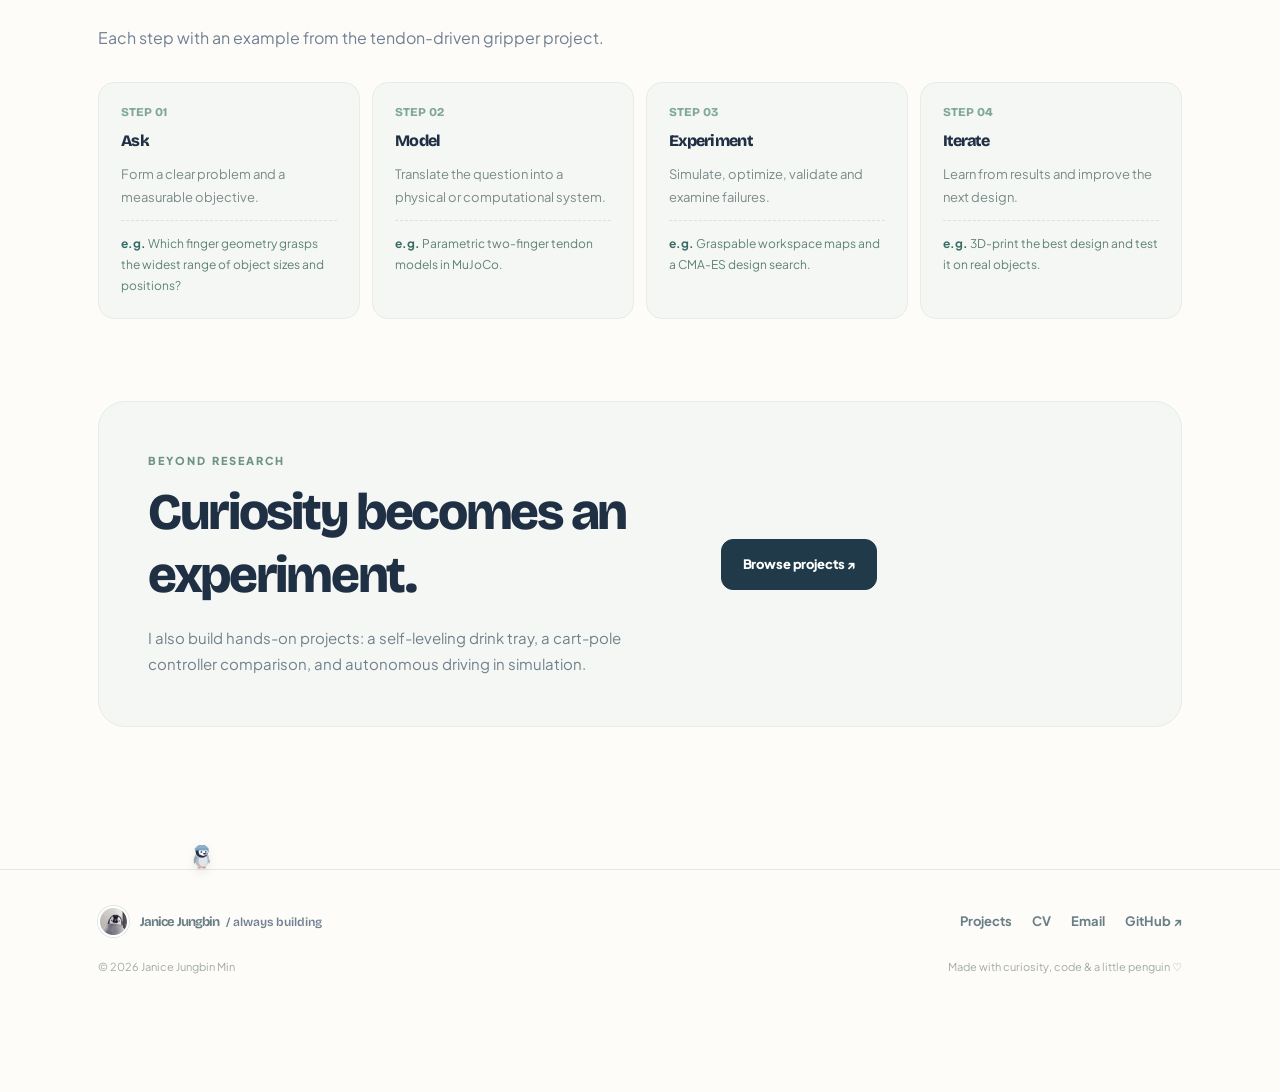
<file: research.html>
<!DOCTYPE html>
<html lang="en"><head><meta charset="utf-8"><meta name="viewport" content="width=device-width,initial-scale=1"><meta name="theme-color" content="#fdfcf9"><meta name="description" content="Janice Jungbin Min — mechanical engineering student and robotics researcher (BEAR Lab, SKKU) working on robot design, simulation, control and reliable robot intelligence."><meta property="og:type" content="website"><meta property="og:site_name" content="Janice Jungbin Min"><meta property="og:title" content="Research — Janice Jungbin Min"><meta property="og:description" content="Janice Jungbin Min — mechanical engineering student and robotics researcher (BEAR Lab, SKKU) working on robot design, simulation, control and reliable robot intelligence."><meta property="og:image" content="https://janice-min.github.io/penguin/assets/penguin-portrait.jpg"><meta name="twitter:card" content="summary"><title>Research — Janice Jungbin Min</title><link rel="icon" type="image/jpeg" href="assets/penguin-portrait.jpg"><link rel="stylesheet" href="style.css?v=3"><script defer src="app.js?v=3"></script></head><body data-page="research">
<header class="site-header"><div class="wrap header-inner"><a class="brand" href="index.html" aria-label="Janice Jungbin Min, homepage"><img src="assets/penguin-portrait.jpg" alt=""><div>JJM<span> / robotics</span></div></a><button class="mobile-toggle" aria-label="Toggle menu" aria-expanded="false" aria-controls="site-nav">☰</button><nav class="nav" id="site-nav" aria-label="Main navigation"><a href="index.html">Home</a><a href="projects.html">Projects</a><a href="research.html">Research</a><a href="about.html">About</a><a href="cv.html" class="nav-contact">CV / Contact</a></nav></div></header>
<main id="site-content"><div class="wrap"><header class="page-hero"><div class="eyebrow">INTERESTS / QUESTIONS / DIRECTION</div><h1>What I'm <span class="highlight">curious</span> about.</h1><p>How do we build robots whose physical design and intelligence are considered together, rather than separately?</p></header><section class="section" style="padding-top:20px"><div class="section-header"><div><div class="eyebrow">PAPERS &amp; LAB RESEARCH</div><h2>Research work<span style="color:#8dc7b7">.</span></h2></div></div><div class="grid-projects" id="research-grid"></div></section><section class="section" style="padding-top:8px"><div class="eyebrow">WHAT CONNECTS THEM</div><h2 style="margin-bottom:30px">Research areas</h2><div class="research-grid"><div class="research-card" id="design"><div class="number">RESEARCH AREA / 01</div><h3>AI-driven Robot Design</h3><p>From a task description to feasible mechanical design choices, using language/vision models together with physical simulation and optimization.</p><div class="related"><small>Related work</small><a href="project.html?slug=gripper">Tendon-driven gripper optimization →</a></div></div><div class="research-card" id="mechanisms"><div class="number">RESEARCH AREA / 02</div><h3>Underactuated & Tendon-driven Mechanisms</h3><p>Compact robotic hands, graspable workspaces, passive adaptation, and thoughtful trade-offs in mechanical complexity.</p><div class="related"><small>Related work</small><a href="project.html?slug=gripper">Tendon-driven gripper optimization →</a></div></div><div class="research-card" id="reliability"><div class="number">RESEARCH AREA / 03</div><h3>Control, Autonomy & Reliability</h3><p>Understanding what makes robot behavior robust through systematic evaluation, feedback control and learning-based methods.</p><div class="related"><small>Related work</small><a href="project.html?slug=navigation">Decision-making failures of foundation models (paper) →</a><a href="project.html?slug=pendulum">Cart-pole control: PID vs LQR vs PPO →</a><a href="project.html?slug=tray">Self-leveling drink tray →</a></div></div></div></section><section class="section" style="padding-top:8px"><div class="eyebrow">HOW I LIKE TO WORK</div><h2 style="margin-bottom:12px">A research workflow</h2><p class="muted" style="margin-bottom:30px">Each step with an example from the tendon-driven gripper project.</p><div class="flow-steps"><div class="flow-step"><div class="number">STEP 01</div><h3>Ask</h3><p>Form a clear problem and a measurable objective.</p><p class="example"><b>e.g.</b> Which finger geometry grasps the widest range of object sizes and positions?</p></div><div class="flow-step"><div class="number">STEP 02</div><h3>Model</h3><p>Translate the question into a physical or computational system.</p><p class="example"><b>e.g.</b> Parametric two-finger tendon models in MuJoCo.</p></div><div class="flow-step"><div class="number">STEP 03</div><h3>Experiment</h3><p>Simulate, optimize, validate and examine failures.</p><p class="example"><b>e.g.</b> Graspable workspace maps and a CMA-ES design search.</p></div><div class="flow-step"><div class="number">STEP 04</div><h3>Iterate</h3><p>Learn from results and improve the next design.</p><p class="example"><b>e.g.</b> 3D-print the best design and test it on real objects.</p></div></div></section><section class="section" style="padding-top:0"><div class="split-cta"><div><div class="eyebrow">BEYOND RESEARCH</div><h2>Curiosity becomes an experiment.</h2><p>I also build hands-on projects: a self-leveling drink tray, a cart-pole controller comparison, and autonomous driving in simulation.</p></div><div><a class="button" href="projects.html">Browse projects ↗</a></div></div></section></div></main>
<footer class="footer"><div class="wrap"><div class="footer-top"><a class="brand" href="index.html"><img src="assets/penguin-portrait.jpg" alt=""><div>Janice Jungbin<span> / always building</span></div></a><div class="footer-links"><a href="projects.html">Projects</a><a href="cv.html">CV</a><a href="mailto:janice20@g.skku.edu">Email</a><a href="https://github.com/Janice-Min" target="_blank" rel="noopener noreferrer">GitHub ↗</a></div></div><div class="footer-bottom"><span>© <span id="year">2026</span> Janice Jungbin Min</span><span>Made with curiosity, code & a little penguin ♡</span></div></div></footer>
<div id="penguin-bubble" class="penguin-bubble" role="status">Small steps. Curious minds. Keep building!</div><button id="penguin-float" class="penguin-float" aria-label="Say hello to the penguin" aria-expanded="false" aria-controls="penguin-bubble"><img src="assets/penguin-beanie.jpg" alt=""></button>
</body></html>
</file>
<file: style.css>
@import url('https://fonts.googleapis.com/css2?family=Plus+Jakarta+Sans:wght@400;500;600;700;800&family=Bricolage+Grotesque:wght@400;500;600;700;800&display=swap');
:root{--ink:#203044;--muted:#718092;--bg:#fdfcf9;--line:#e7e9e7;--mint:#d8f0e8;--deep:#376c65;--peach:#f9e5d9;--shell:#f5f7f4;--card:#fff;--shadow:0 18px 50px rgba(44,65,68,.065)}
*{box-sizing:border-box}html{scroll-behavior:smooth}body{margin:0;background:var(--bg);color:var(--ink);font:16px/1.75 'Plus Jakarta Sans',system-ui,-apple-system,sans-serif;-webkit-font-smoothing:antialiased}h1,h2,h3,h4,p{margin:0}h1,h2,h3,h4{font-family:'Bricolage Grotesque','Plus Jakarta Sans',sans-serif;letter-spacing:-.045em;line-height:1.23}h1{font-size:clamp(3rem,6.3vw,5.65rem);font-weight:800}h2{font-size:clamp(2rem,4vw,3.2rem);font-weight:800}h3{font-size:1.35rem;font-weight:800}a{color:inherit;text-decoration:none}button{font:inherit;cursor:pointer}img{display:block;width:100%}::selection{background:#d8efe6;color:#234b47}.wrap{max-width:1160px;margin:0 auto;padding:0 38px}
.site-header{height:86px;position:relative;z-index:30;background:rgba(253,252,249,.94);border-bottom:1px solid rgba(226,231,227,.75)}.header-inner{display:flex;height:100%;align-items:center;justify-content:space-between}.brand{display:inline-flex;align-items:center;gap:11px;font:800 19px 'Bricolage Grotesque',sans-serif;letter-spacing:-.07em}.brand img{width:37px;height:37px}.brand span{font-size:12px;font-weight:600;color:var(--muted);letter-spacing:0;margin-left:4px}.nav{display:flex;align-items:center;gap:32px}.nav a{font-size:13px;color:#607181;font-weight:700;transition:color .2s}.nav a:hover,.nav a.active{color:var(--ink)}.nav .nav-contact{border:1px solid #dbe3de;border-radius:100px;padding:9px 15px}.mobile-toggle{display:none;background:transparent;border:0;padding:7px;color:var(--ink)}
.pill{display:inline-flex;align-items:center;gap:8px;border:1px solid #dce8e2;background:#f5faf7;color:#4f756d;border-radius:100px;padding:5px 12px;font-size:11px;font-weight:800;letter-spacing:.035em}.dot{width:7px;height:7px;background:#7ab9a6;border-radius:100%}.eyebrow{text-transform:uppercase;font-size:11px;font-weight:800;letter-spacing:.19em;color:#6e9288}.muted{color:var(--muted)}.highlight{position:relative;white-space:nowrap}.highlight:after{content:'';position:absolute;left:-1%;right:-1%;bottom:5%;height:20%;background:var(--mint);z-index:-1;transform:rotate(-1.3deg);border-radius:4px}.button{display:inline-flex;align-items:center;gap:13px;border:1px solid #213a49;border-radius:12px;background:#213a49;color:white;padding:13px 21px;font-weight:800;font-size:13px;min-height:48px;transition:transform .2s,background .2s;letter-spacing:-.01em}.button:hover{transform:translateY(-2px);background:#355568}.button.secondary{background:transparent;color:var(--ink);border-color:#d9dfdc}.button.secondary:hover{background:white}.arrow{font-size:18px;font-weight:500}.section{padding:82px 0}.section-header{display:flex;align-items:end;justify-content:space-between;gap:20px;margin-bottom:32px}.section-header p{max-width:520px}.link-arrow{font-weight:800;color:var(--deep);font-size:13px;white-space:nowrap}.link-arrow:hover{text-decoration:underline;text-underline-offset:4px}
.hero{padding:94px 0 68px}.hero-grid{display:grid;grid-template-columns:1.08fr .92fr;align-items:center;gap:44px}.hero-copy{max-width:650px}.hero-copy .pill{margin-bottom:26px}.hero-copy h1{margin-bottom:27px}.hero-copy .lede{font-size:17px;line-height:1.85;color:#5d7080;max-width:520px}.hero-actions{display:flex;gap:11px;flex-wrap:wrap;margin:29px 0 38px}.hero-meta{display:flex;gap:14px;flex-wrap:wrap;color:#7b8790;font-size:12px;font-weight:700}.hero-meta span:not(:last-child):after{content:' ·';margin-left:12px;color:#a4b3b0}.hero-art{background:#edf7f4;min-height:473px;border-radius:28px;position:relative;padding:26px;overflow:hidden;border:1px solid #dcece6}.scroll-note{font-size:11px;color:#86968f;letter-spacing:.2em;text-transform:uppercase;margin-top:42px;font-weight:800}
.metrics-bar{border-top:1px solid var(--line);border-bottom:1px solid var(--line);padding:22px 0;background:rgba(248,251,248,.65)}.metrics-inner{display:flex;justify-content:space-between;gap:30px;flex-wrap:wrap}.metric{display:flex;align-items:center;gap:14px;font-size:12px;font-weight:700;color:#778a8d}.metric b{font-size:15px;color:#385a5e;letter-spacing:-.035em}.mini-icon{width:34px;height:34px;border:1px solid #e0e9e2;background:white;border-radius:11px;display:flex;align-items:center;justify-content:center;font-size:16px}
.grid-projects{display:grid;grid-template-columns:1fr 1fr;gap:25px}.project-card{background:white;border:1px solid #e7ebe7;border-radius:22px;overflow:hidden;display:block;transition:transform .23s,box-shadow .23s}.project-card:hover{transform:translateY(-5px);box-shadow:var(--shadow)}.project-image{aspect-ratio:1.7;overflow:hidden;background:#e8f1ee}.project-image img{height:100%;object-fit:cover;transition:transform .35s}.project-card:hover img{transform:scale(1.045)}.project-info{padding:24px 26px 26px}.project-topline{display:flex;justify-content:space-between;align-items:center;gap:12px;margin-bottom:10px}.tag{font-size:10px;font-weight:800;letter-spacing:.1em;text-transform:uppercase;color:#68877c}.status{border-radius:100px;padding:4px 10px;background:#f2f7f3;color:#66847b;font-size:10px;font-weight:800}.project-info h3{font-size:22px;margin-bottom:10px}.project-info p{font-size:14px;color:#72838b;line-height:1.7;max-width:460px}.project-foot{display:flex;justify-content:space-between;align-items:center;margin-top:22px;gap:10px}.chips{display:flex;flex-wrap:wrap;gap:6px}.chip{background:#f5f7f6;border:1px solid #e9efea;border-radius:6px;padding:4px 9px;font-size:10px;color:#758b89;font-weight:800}.card-go{font-size:23px;color:#71968c}
.split-cta{background:var(--shell);border-radius:27px;padding:49px;display:grid;grid-template-columns:1fr .78fr;gap:45px;align-items:center;border:1px solid #e6ebe5}.split-cta h2{margin:10px 0 18px}.split-cta p{color:#71818c;font-size:15px;max-width:570px}.focus-list{display:grid;gap:12px}.focus-item{display:flex;justify-content:space-between;align-items:center;border-radius:12px;background:#fff;padding:16px 18px;font-weight:800;font-size:13px;border:1px solid #e6ede8}.focus-item span{color:#799a91}
.footer{padding:36px 0 30px;margin-top:60px;border-top:1px solid var(--line)}.footer-top{display:flex;justify-content:space-between;gap:20px;align-items:center}.footer a{font-size:13px;color:#697e86;font-weight:700}.footer-links{display:flex;gap:20px}.footer-bottom{display:flex;justify-content:space-between;margin-top:20px;font-size:11px;color:#a2aaa9}.footer .brand img{width:31px;height:31px}
.page-hero{padding:76px 0 46px}.page-hero h1{max-width:850px;font-size:clamp(2.9rem,5.5vw,4.7rem);margin:16px 0 19px}.page-hero p{font-size:17px;max-width:730px;color:var(--muted)}.filters{display:flex;gap:8px;flex-wrap:wrap;margin-bottom:30px}.filter{border:1px solid #e0e8e2;background:white;border-radius:100px;font-weight:700;font-size:12px;padding:10px 16px;color:#6b7d80}.filter.active,.filter:hover{background:#294a4c;color:white;border-color:#294a4c}.filter-results{font-size:12px;color:#839393;margin:-10px 0 20px}
.about-grid{display:grid;grid-template-columns:1fr .76fr;gap:65px}.prose{font-size:16px;color:#617482;line-height:1.95}.prose p+p{margin-top:20px}.bio-card{border-radius:22px;background:#edf4f0;border:1px solid #e1ebe5;padding:31px}.bio-card img{width:96px;margin-bottom:17px}.bio-card h3{margin-bottom:14px}.fact{border-top:1px solid #dce8e0;padding:13px 0;display:flex;justify-content:space-between;align-items:start;gap:20px;font-size:13px}.fact span{color:#83908b}.fact b{text-align:right;font-weight:700}.subhead{font-size:25px;margin:0 0 25px}.timeline{position:relative;border-left:1px solid #d9e4df;margin-left:7px;padding-left:29px;display:grid;gap:27px}.timeline-item{position:relative}.timeline-item:before{content:'';position:absolute;left:-36px;top:8px;width:12px;height:12px;border-radius:50%;background:#8fc7b7;border:3px solid var(--bg)}.timeline-item .date{font-size:12px;color:#7f9c95;font-weight:800;letter-spacing:.08em}.timeline-item h3{font-size:17px;margin:4px 0}.timeline-item p{font-size:13px;color:#83908d}.skill-grid{display:grid;grid-template-columns:repeat(3,1fr);gap:16px}.skill-card{background:white;border:1px solid #e7ece7;border-radius:18px;padding:25px}.skill-card .icon{font-size:25px;margin-bottom:14px}.skill-card h3{font-size:16px;margin-bottom:10px}.skill-card p{color:#7a898c;font-size:13px}
.research-grid{display:grid;grid-template-columns:repeat(3,1fr);gap:18px}.research-card{border:1px solid #e8ece6;background:white;border-radius:20px;padding:30px;min-height:250px}.research-card .number{font-size:11px;color:#8caca2;letter-spacing:.1em;font-weight:800;margin-bottom:25px}.research-card h3{margin-bottom:13px}.research-card p{font-size:14px;color:#76898d}.flow-steps{display:grid;grid-template-columns:repeat(4,1fr);gap:12px}.flow-step{background:var(--shell);border:1px solid #e5ede6;border-radius:16px;padding:22px}.flow-step .number{font:800 12px 'Bricolage Grotesque';color:#7fa89b}.flow-step h3{font-size:16px;margin:12px 0}.flow-step p{font-size:13px;color:#7a8b8a}
.detail-back{display:inline-flex;align-items:center;gap:8px;color:#60847b;font-weight:800;font-size:13px;margin:42px 0 10px}.detail-header{margin:23px 0 32px}.detail-header h1{font-size:clamp(2.6rem,5vw,4.5rem);max-width:850px;margin:12px 0 15px}.detail-header p{font-size:17px;color:#6d7f89;max-width:780px}.detail-layout{display:grid;grid-template-columns:minmax(0,1fr) 260px;gap:70px;margin-top:56px;align-items:start}.detail-body h2{font-size:25px;margin-bottom:18px}.detail-body section{margin-bottom:52px}.detail-body p{color:#647684;font-size:15px;line-height:1.9}.detail-body ul{margin:14px 0;padding-left:21px;color:#647684;line-height:2}.detail-side{border:1px solid #e5ebe6;border-radius:19px;padding:24px;background:white;position:sticky;top:25px}.detail-side .item{padding:14px 0;border-top:1px solid #edf0ee}.detail-side .item:first-child{border-top:0}.detail-side small{display:block;color:#91a0a0;font-weight:800;font-size:10px;letter-spacing:.12em;text-transform:uppercase}.detail-side b{display:block;margin-top:5px;font-size:13px}.notice{background:#f5f8f5;border-left:3px solid #9acbb9;padding:16px 20px;border-radius:0 10px 10px 0;font-size:13px;color:#607a72;margin-top:20px}

.penguin-bubble{position:fixed;right:28px;bottom:93px;background:white;z-index:80;padding:12px 16px;border:1px solid #dbe9e3;border-radius:13px;box-shadow:var(--shadow);font-size:12px;font-weight:800;display:none}.penguin-bubble.show{display:block}.penguin-float{position:fixed;right:24px;bottom:22px;width:62px;height:62px;border:0;padding:0;background:none;z-index:80;filter:drop-shadow(0 6px 12px #295f561f);transition:transform .2s}.penguin-float:hover{transform:rotate(-9deg) translateY(-3px)}.penguin-float img{width:100%}
@media(max-width:950px){.hero-grid{gap:25px}.hero-art{min-height:390px}.section{padding:65px 0}.wrap{padding:0 25px}.nav{gap:19px}.about-grid{gap:29px}.split-cta{padding:34px}.detail-layout{gap:28px}}
@media(max-width:720px){.site-header{height:70px}.wrap{padding:0 20px}.brand span{display:none}.mobile-toggle{display:block}.nav{display:none;position:absolute;top:69px;left:0;right:0;background:var(--bg);padding:18px 20px 24px;border-bottom:1px solid var(--line);box-shadow:0 20px 35px #213c4a10;flex-direction:column;align-items:stretch;gap:2px}.nav.open{display:flex}.nav a,.nav .nav-contact{padding:12px;border:0;border-radius:9px}.nav a:hover{background:#f3f7f4}.hero{padding:54px 0 45px}.hero-grid{grid-template-columns:1fr}.hero-copy h1{font-size:clamp(2.7rem,11vw,4.4rem)}.hero-art{min-height:365px;margin-top:4px}.hero-meta{gap:8px}.scroll-note{display:none}.section{padding:50px 0}.section-header{align-items:start}.section-header h2{font-size:2rem}.metrics-inner{gap:18px}.metric{flex:1 1 140px}.grid-projects{grid-template-columns:1fr}.split-cta,.about-grid{grid-template-columns:1fr}.research-grid,.skill-grid{grid-template-columns:1fr}.flow-steps{grid-template-columns:1fr 1fr}.detail-layout{grid-template-columns:1fr}.detail-side{position:static}.footer-top{align-items:start;flex-direction:column}.page-hero{padding:49px 0 25px}.penguin-float{width:54px;height:54px;bottom:13px;right:11px}.penguin-bubble{right:12px;bottom:74px}.hero-actions{gap:9px}}
@media(max-width:440px){.hero-art{min-height:315px}.flow-steps{grid-template-columns:1fr}.section-header{display:block}.section-header .link-arrow{display:inline-block;margin-top:12px}.project-info{padding:20px}.hero-copy .lede{font-size:15px}.metrics-inner{gap:10px}}
@media print{.site-header,.footer,.penguin-float,.penguin-bubble,.music-card,.print-hide{display:none!important}.wrap{padding:0 8px}.page-hero{padding:10px 0}body{font-size:12px}.section{padding:25px 0}}

/* Personal penguin photographs supplied by Janice Jungbin. Original image bytes preserved. */
.brand img{object-fit:cover;border-radius:50%;border:2px solid white;box-shadow:0 0 0 1px #dce6e2}
.curiosity-note{display:flex;align-items:center;gap:20px;padding:0 3px 12px}
.curiosity-note img{width:91px;height:102px;object-fit:cover;border-radius:50px 50px 16px 16px;border:4px solid white;box-shadow:0 4px 14px #2030440a;flex-shrink:0}
.curiosity-note .eyebrow{font-size:9px;letter-spacing:.12em}
.curiosity-note p{font-family:'Bricolage Grotesque',system-ui,sans-serif;font-size:19px;line-height:1.4;letter-spacing:-.04em;font-weight:700;color:var(--ink);margin-top:7px}
.about-penguin{margin:0 0 25px;text-align:center}
.bio-card .about-penguin img{width:150px;height:153px;object-fit:cover;margin:0 auto 9px;border:6px solid white;border-radius:18px;transform:rotate(3deg);box-shadow:0 5px 20px #2030440b}
.about-penguin figcaption{font-size:11px;color:#68857e}
.penguin-float{width:67px;height:67px;background:#fff;border:3px solid white;border-radius:50%;box-shadow:0 0 0 1px #dce6e2,0 6px 20px #20304412;filter:none;overflow:hidden}
.penguin-float img{width:100%;height:100%;object-fit:cover;transform:scale(1.12);object-position:center}
.penguin-bubble{bottom:102px;max-width:calc(100vw - 32px)}
a:focus-visible,button:focus-visible{outline:3px solid #50877b;outline-offset:5px}
@media(max-width:720px){.penguin-float{width:56px;height:56px}.penguin-bubble{bottom:82px}.footer-bottom{gap:14px;padding-right:46px;flex-wrap:wrap}.curiosity-note{gap:17px}.hero-art{min-height:365px}}
@media(max-width:440px){.hero-art{min-height:335px}.curiosity-note img{width:80px;height:90px}}
/* Projects without images */
.project-info{padding:28px 28px 26px}
.status.published{background:#e1f1ea;color:#2f6a5c}

/* Published paper on project detail page */
.paper-box{background:#f3faf7;border:1px solid #dcece6;border-radius:20px;padding:30px 32px 32px}
.detail-body .paper-box{margin-bottom:52px}
.paper-venue{font-size:12px;font-weight:800;color:#4f756d;margin-bottom:12px}
.detail-body .paper-box h2{margin-bottom:12px}
.detail-body .paper-box p{color:#4e6170}
.paper-box .button{margin-top:24px}
.side-link{color:var(--deep);text-decoration:underline;text-underline-offset:3px}
main:focus{outline:none}









/* Hero: penguin record deck */
.hero-art{display:grid;place-items:center;padding:0;border-radius:30px;border:1px solid #f1e3e3;isolation:isolate;background:radial-gradient(55% 45% at 8% 4%,#ffd9e4 0%,rgba(255,217,228,0) 72%),radial-gradient(55% 50% at 100% 100%,#cdeee1 0%,rgba(205,238,225,0) 72%),linear-gradient(160deg,#fff3f1 0%,#f8f6f0 55%,#eef7f2 100%)}
.hero-art:after{content:'';position:absolute;inset:0;z-index:4;pointer-events:none;opacity:.5;mix-blend-mode:multiply;background:url("data:image/svg+xml,%3Csvg xmlns='http://www.w3.org/2000/svg' width='160' height='160'%3E%3Cfilter id='n'%3E%3CfeTurbulence type='fractalNoise' baseFrequency='.85' numOctaves='2' stitchTiles='stitch'/%3E%3CfeColorMatrix values='0 0 0 0 .55 0 0 0 0 .5 0 0 0 0 .5 0 0 0 .14 0'/%3E%3C/filter%3E%3Crect width='100%25' height='100%25' filter='url(%23n)'/%3E%3C/svg%3E")}
.sleeve{position:absolute;z-index:0;right:4%;top:4%;width:46%;aspect-ratio:1;border-radius:12px;transform:rotate(8deg);background:radial-gradient(circle,rgba(255,255,255,.7) 0 1.6px,rgba(255,255,255,0) 2px) 0 0/16px 16px,linear-gradient(145deg,#ffc2d4 0%,#ffdbe5 55%,#ffeee7 100%);box-shadow:0 22px 40px -24px #b9648a99}
.sleeve-brand{position:absolute;left:16px;top:13px;font:800 14px/1.05 'Bricolage Grotesque','Plus Jakarta Sans',sans-serif;letter-spacing:-.04em;color:#9c4a6d}
.sleeve-side{position:absolute;right:15px;top:14px;font-size:11px;font-weight:800;color:#b9648a}
.deck{position:relative;z-index:1;width:84%;aspect-ratio:400/339;margin-top:2%;border-radius:30px;background:linear-gradient(165deg,#fffdfb 0%,#f4eee8 100%);box-shadow:inset 0 1px 0 #fff,inset 0 -3px 0 #ebe2da,0 44px 60px -36px #20304466,0 0 0 1px #ede3dd}
.vinyl{position:absolute;left:6%;top:11.06%;width:66%;aspect-ratio:1;padding:0;border:0;border-radius:50%;background:#e8e1da;box-shadow:inset 0 2px 7px #2030442b;cursor:pointer;transition:transform .3s ease}
.vinyl:hover{transform:scale(1.012)}
.vinyl:focus-visible{outline:3px solid #b9648a;outline-offset:6px}
.vinyl-disc{position:absolute;inset:2.6%;border-radius:50%;background:radial-gradient(circle,rgba(0,0,0,0) 0 34%,#151a21 34.5% 36.5%,rgba(0,0,0,0) 37%),repeating-radial-gradient(circle,#1a1f27 0 1.2px,#262d38 1.7px 2.9px);box-shadow:0 12px 26px -10px #20304499;animation:spin 2.4s linear infinite;animation-play-state:paused}
.vinyl-label{position:absolute;inset:31%;border-radius:50%;overflow:hidden;box-shadow:0 0 0 5px #ffd0dd,0 0 0 7px #e6a3ba}
.vinyl-label img{width:100%;height:100%;object-fit:cover}
.vinyl-label:after{content:'';position:absolute;left:50%;top:50%;width:7px;height:7px;margin:-3.5px 0 0 -3.5px;border-radius:50%;background:#f4efe9;box-shadow:inset 0 1px 2px #0007}
.vinyl-sheen{position:absolute;inset:2.6%;border-radius:50%;pointer-events:none;background:conic-gradient(from 210deg,rgba(255,255,255,0) 0deg,rgba(255,255,255,.17) 24deg,rgba(255,255,255,0) 52deg,rgba(255,255,255,0) 180deg,rgba(255,255,255,.12) 204deg,rgba(255,255,255,0) 232deg);-webkit-mask:radial-gradient(circle,transparent 0 37.5%,#000 38%);mask:radial-gradient(circle,transparent 0 37.5%,#000 38%)}
body[data-playing="1"] .vinyl-disc{animation-play-state:running}
@keyframes spin{to{transform:rotate(360deg)}}
.tonearm{position:absolute;inset:0;width:100%;height:100%;pointer-events:none;overflow:visible}
.tonearm .arm{transform-box:view-box;transform-origin:350px 62px;transition:transform 1.1s cubic-bezier(.5,0,.2,1);filter:drop-shadow(0 7px 5px rgba(32,48,68,.22))}
body[data-music="open"] .tonearm .arm,body[data-music="mini"] .tonearm .arm{transform:rotate(28deg)}
.arm-tube{fill:none;stroke:#c2c9d0;stroke-width:7;stroke-linecap:round;stroke-linejoin:round}
.counterweight,.headshell{fill:#203044}
.arm-base{fill:#f3eee9;stroke:#ddd2c9;stroke-width:2}
.arm-cap{fill:#c2c9d0}
.deck-led{position:absolute;right:7%;bottom:8.5%;width:9px;height:9px;border-radius:50%;background:#d8d0c9;transition:background .3s,box-shadow .3s}
body[data-playing="1"] .deck-led{background:#ff7aa2;box-shadow:0 0 0 4px #ff7aa233,0 0 14px #ff7aa2}
.deck-speed{position:absolute;right:calc(7% + 16px);bottom:calc(8.5% - 4px);font:800 11px 'Bricolage Grotesque','Plus Jakarta Sans',sans-serif;color:#b6aaa1}
.notes{position:absolute;left:50%;top:4%;width:28%;height:30%;pointer-events:none}
.notes i{position:absolute;bottom:0;font-style:normal;font-size:20px;line-height:1;color:#e3799d;opacity:0}
.notes i:nth-child(1){left:0}.notes i:nth-child(2){left:40%;font-size:16px;color:#6fb39c}.notes i:nth-child(3){left:78%;font-size:17px}
body[data-playing="1"] .notes i{animation:note 3.6s ease-in infinite}
body[data-playing="1"] .notes i:nth-child(2){animation-delay:1.2s}
body[data-playing="1"] .notes i:nth-child(3){animation-delay:2.4s}
@keyframes note{0%{opacity:0;transform:translate(0,10px) rotate(-8deg)}20%{opacity:1}100%{opacity:0;transform:translate(14px,-74px) rotate(12deg)}}
.track-tag{position:absolute;z-index:2;left:5%;bottom:4%;display:grid;gap:1px;padding:11px 16px 12px;background:#fff;border-radius:14px;transform:rotate(-3deg);box-shadow:0 14px 28px -16px #20304459,0 0 0 1px #f1e6e6;line-height:1.25}
.track-tag b{font:800 15px/1.25 'Bricolage Grotesque','Plus Jakarta Sans',sans-serif;letter-spacing:-.03em;color:var(--ink)}
.track-tag b:before{content:'♪ ';color:#e3799d}
.track-tag span{font-size:12px;font-weight:600;color:var(--muted)}
.track-tag small{margin-top:5px;font-size:11px;font-weight:700;color:#b9648a}
@media(max-width:440px){.track-tag{padding:8px 12px 9px;border-radius:12px}.track-tag b{font-size:13px}.track-tag span{font-size:11px}.track-tag small{font-size:10px;margin-top:3px}.sleeve-brand{font-size:12px;left:12px;top:10px}.sleeve-side{font-size:10px;right:11px;top:11px}.deck{border-radius:22px}.deck-speed{display:none}}

/* Music card (official Spotify embed) */
.music-card{--berry:#ffe1ea;position:fixed;left:24px;bottom:22px;z-index:79;width:304px;padding:10px;border-radius:22px;background:rgba(255,255,255,.82);-webkit-backdrop-filter:blur(16px) saturate(1.5);backdrop-filter:blur(16px) saturate(1.5);border:1px solid rgba(238,214,224,.9);box-shadow:0 18px 40px -16px #b9648a4d,0 2px 6px #2030440a;transition:opacity .35s ease,transform .35s ease,visibility 0s linear 0s}
.music-card.is-tucked{opacity:0;transform:translateY(16px);visibility:hidden;pointer-events:none;transition:opacity .35s ease,transform .35s ease,visibility 0s linear .35s}
.music-row{display:flex;align-items:center;gap:12px}
.music-cover{flex:none;position:relative;width:46px;height:46px;border-radius:50%;background:repeating-radial-gradient(circle,#1b2029 0 1px,#29303b 1.5px 2.5px);box-shadow:0 5px 12px -4px #20304480;animation:spin 2.4s linear infinite;animation-play-state:paused}
.music-cover img{position:absolute;inset:30%;width:40%;height:40%;border-radius:50%;object-fit:cover;box-shadow:0 0 0 2px #ffd0dd}
body[data-playing="1"] .music-cover{animation-play-state:running}
.music-text{flex:1;min-width:0;line-height:1.3}
.music-text small{display:block;font-size:9.5px;font-weight:800;letter-spacing:.1em;text-transform:uppercase;color:#b9648a;margin-bottom:3px}
.music-text b{display:block;font:800 15px/1.3 'Bricolage Grotesque','Plus Jakarta Sans',sans-serif;letter-spacing:-.03em;white-space:nowrap;overflow:hidden;text-overflow:ellipsis}
.music-text span{display:block;font-size:12px;font-weight:600;color:var(--muted)}
.music-btn{flex:none;width:42px;height:42px;border-radius:50%;border:0;background:#213a49;color:#fff;display:grid;place-items:center;transition:background .2s,transform .2s}
.music-btn:hover{background:#355568;transform:scale(1.05)}
.music-btn svg{width:18px;height:18px}
.music-card[data-state="idle"] .music-btn svg{margin-left:2px}
.music-close{flex:none;width:30px;height:30px;border:0;border-radius:50%;background:transparent;color:#8b98a3;font-size:21px;line-height:1;display:grid;place-items:center}
.music-close[hidden]{display:none}
.music-close:hover{background:#fbeff3;color:var(--ink)}
.music-player{max-height:0;overflow:hidden;transition:max-height .3s ease,margin-top .3s ease}
.music-card[data-state="open"] .music-player{max-height:170px;margin-top:10px}
.music-player iframe{background:var(--berry);display:block;width:100%;height:152px;border:0;border-radius:12px}
.music-host{height:152px;border-radius:12px;background:var(--berry)}
body.has-music .footer{padding-bottom:116px}
@media(max-width:720px){
.music-card{left:12px;bottom:13px;width:min(304px,calc(100vw - 92px));padding:8px;border-radius:19px}
.music-row{gap:10px}
.music-cover{width:40px;height:40px}
.music-text small{font-size:8.5px;margin-bottom:1px}
.music-text b{font-size:14px}
.music-text span{font-size:11px}
.music-btn{width:38px;height:38px}
.music-close{width:26px;height:26px}
.music-card[data-state="open"] .music-player{margin-top:8px}
body.has-music .footer{padding-bottom:96px}
}
@media print{.music-card{display:none!important}}

/* CV: big section titles, one line per entry */
.cv-list{border-top:1px solid #e3e9e5}
.cv-row{display:grid;grid-template-columns:minmax(0,5fr) minmax(0,7fr);gap:40px;padding:36px 0;border-bottom:1px solid #e3e9e5}
.cv-row h2{font:800 clamp(1.7rem,2.8vw,2.3rem)/1.08 'Bricolage Grotesque','Plus Jakarta Sans',sans-serif;letter-spacing:-.05em;color:var(--ink)}
.cv-items{display:grid;gap:22px;align-content:start;padding-top:4px}
.cv-item{display:flex;justify-content:space-between;align-items:baseline;gap:28px}
.cv-item b,.cv-lines li{display:block;font:800 17px/1.4 'Bricolage Grotesque','Plus Jakarta Sans',sans-serif;letter-spacing:-.03em;color:var(--ink)}
.cv-item span{display:block;margin-top:3px;font-size:14px;color:var(--muted)}
.cv-item span a{margin-left:10px;font-weight:800;color:var(--deep);text-decoration:underline;text-underline-offset:3px}
.cv-item time{flex:none;font-size:13px;font-weight:700;color:#7f9c95;white-space:nowrap}
.cv-lines{display:grid;gap:9px;margin:0;padding:0;list-style:none}
.cv-lines a{text-decoration:underline;text-decoration-color:#bcd6cc;text-underline-offset:4px}
.cv-lines a:hover{text-decoration-color:currentColor}
.cv-plain{font-size:15px;color:var(--muted)}
@media(max-width:720px){.cv-row{grid-template-columns:1fr;gap:14px;padding:28px 0}.cv-item{flex-direction:column;gap:2px}.cv-item time{order:-1}}
@media print{.cv-row{padding:14px 0;gap:20px;break-inside:avoid}.cv-row h2{font-size:20px}.cv-item b,.cv-lines li{font-size:13px}.cv-item span,.cv-plain{font-size:11px}.cv-items{gap:9px}.cv-row:last-child{display:none}}

/* Project media: prototype photos, simulation, result figures */
.detail-gallery{display:grid;grid-template-columns:1fr 1fr;gap:18px}
.detail-gallery figure,.figure-pair,.result-figure{margin:0}
.detail-gallery img{display:block;width:100%;height:auto;aspect-ratio:3/2;object-fit:cover;border-radius:20px;background:#eef2ef}
.detail-body figcaption,.detail-gallery figcaption{margin-top:10px;font-size:13px;line-height:1.55;color:var(--muted)}
.figure-pair{margin-top:26px}
.figure-pair>div{display:grid;grid-template-columns:1fr 1fr;gap:12px}
.figure-pair img{display:block;width:100%;height:auto;border-radius:14px;background:#eef2ef}
.result-figure{margin-top:28px}
.result-figure>a{display:block;overflow:hidden;border:1px solid #e5ebe6;border-radius:16px;background:#fff}
.result-figure>a:focus-visible{outline:3px solid var(--deep);outline-offset:3px}
.result-figure img{display:block;width:100%;height:auto}
.result-figure figcaption a{font-weight:800;color:var(--deep);white-space:nowrap}
@media(max-width:720px){.detail-gallery{grid-template-columns:1fr;gap:16px}.detail-gallery img{border-radius:16px}}

@media(prefers-reduced-motion:reduce){html{scroll-behavior:auto}*,*:before,*:after{transition:none!important;animation:none!important}}
@media(prefers-reduced-motion:reduce){
/* The record only spins after a visitor taps it,and another tap stops it,so it keeps spinning even here. */
.vinyl-disc,.music-cover{animation-name:spin!important;animation-duration:2.4s!important;animation-timing-function:linear!important;animation-iteration-count:infinite!important;animation-play-state:paused!important}
body[data-playing="1"] .vinyl-disc,body[data-playing="1"] .music-cover{animation-play-state:running!important}
.tonearm .arm{transition:transform 1.1s cubic-bezier(.5,0,.2,1)!important}
}

/* Publication: authors, links, home card */
.pub-authors{font-size:14px;line-height:1.7;color:#4e6170}
.pub-authors strong{color:var(--ink);font-weight:800;text-decoration:underline;text-decoration-color:#9fd3c3;text-decoration-thickness:3px;text-underline-offset:3px}
.pub-note{margin-top:2px;font-size:12px;color:#7f9c95;font-weight:700}
.detail-body .paper-box .pub-authors{font-size:14px;line-height:1.7;color:#4e6170}
.detail-body .paper-box .pub-note{font-size:12px;line-height:1.5;color:#7f9c95;margin-bottom:22px}
.pub-links{display:flex;flex-wrap:wrap;gap:10px;margin-top:24px}
.paper-box .pub-links .button{margin-top:0}
.pub-card{background:#f3faf7;border:1px solid #dcece6;border-radius:24px;padding:34px 36px}
.pub-card h3{font-size:clamp(1.35rem,2.4vw,1.8rem);line-height:1.3;margin:4px 0 14px;max-width:900px}
.pub-card h3 a:hover{text-decoration:underline;text-decoration-color:#9fd3c3;text-underline-offset:5px}
.detail-header h1.long{font-size:clamp(2.2rem,4vw,3.4rem);max-width:980px}

/* Detail page: tables, findings, number tiles, diagrams */
.detail-body code{font-size:.9em;background:#eef4f1;border-radius:5px;padding:1px 5px}
.detail-body ul b{color:var(--ink)}
.table-figure{margin:28px 0 0}
.table-wrap{overflow-x:auto;border:1px solid #e5ebe6;border-radius:16px;background:#fff}
.table-wrap:focus-visible{outline:3px solid var(--deep);outline-offset:3px}
.result-table{width:100%;border-collapse:collapse;font-size:13px;min-width:600px}
.result-table th,.result-table td{padding:9px 12px;text-align:center;border-bottom:1px solid #eef1ef;white-space:nowrap}
.result-table thead th{font:800 11px/1.3 'Bricolage Grotesque','Plus Jakarta Sans',sans-serif;color:#5d7080;background:#f7faf8;white-space:normal;vertical-align:bottom}
.result-table th[scope=row],.result-table thead th.task{text-align:left;font-weight:700;color:var(--ink)}
.result-table tr.group th{text-align:left;font-size:10px;letter-spacing:.12em;text-transform:uppercase;color:#6e9288;background:#fbfcfb;padding-top:14px}
.result-table td{font-variant-numeric:tabular-nums;color:#4e6170;font-weight:600}
.result-table td.hi{background:#e3f3ec;color:#2f6a5c;font-weight:800}
.result-table td.lo{background:#fdeef2;color:#b9486f;font-weight:800}
.result-table tbody:last-child tr:last-child th,.result-table tbody:last-child tr:last-child td{border-bottom:0}
.finding-grid{display:grid;grid-template-columns:1fr 1fr;gap:14px;margin-top:28px}
.finding{background:#fff;border:1px solid #e5ebe6;border-radius:16px;padding:20px 22px}
.finding h3{font-size:16px;margin-bottom:8px}
.detail-body .finding p{font-size:14px;line-height:1.7}
.spec-grid{display:grid;grid-template-columns:repeat(3,1fr);gap:12px;margin-top:28px}
.spec{background:#f3faf7;border:1px solid #dcece6;border-radius:14px;padding:16px 18px}
.spec b{display:block;font:800 24px/1.2 'Bricolage Grotesque','Plus Jakarta Sans',sans-serif;letter-spacing:-.04em;color:var(--deep)}
.spec span{display:block;margin-top:4px;font-size:12px;line-height:1.5;color:var(--muted)}
.detail-body .small-note{margin-top:10px;font-size:13px;line-height:1.55;color:var(--muted)}
.result-figure.diagram{margin-top:24px}
.result-figure.diagram img{border-radius:18px}
.detail-gallery.contain img{object-fit:contain;aspect-ratio:4/3;background:#2f3747}
@media(max-width:720px){.finding-grid{grid-template-columns:1fr}.spec-grid{grid-template-columns:1fr 1fr}.pub-card{padding:26px 22px}}

/* Home: links in the focus list, credentials row */
a.focus-item{transition:transform .2s,border-color .2s}
a.focus-item:hover{transform:translateX(4px);border-color:#bfdcd2}

/* Research: related projects and workflow example */
.research-card .related{margin-top:18px;padding-top:14px;border-top:1px solid #eef1ee;display:grid;gap:6px}
.research-card .related small{font-size:10px;font-weight:800;letter-spacing:.12em;text-transform:uppercase;color:#8caca2}
.research-card .related a{font-size:13px;font-weight:800;color:var(--deep)}
.research-card .related a:hover{text-decoration:underline;text-underline-offset:3px}
.flow-step .example{margin-top:12px;padding-top:12px;border-top:1px dashed #d6e4dd;font-size:12px;color:#5f8178}
.flow-step .example b{color:#376c65}

/* About: four toolbox cards */
.skill-grid.four{grid-template-columns:repeat(4,1fr)}
@media(max-width:950px){.skill-grid.four{grid-template-columns:1fr 1fr}}
@media(max-width:720px){.skill-grid.four{grid-template-columns:1fr}}

/* Hero tonearm ends in a tiny two-finger gripper */
.finger{fill:none;stroke:#203044;stroke-width:4.5;stroke-linecap:round}

/* Music card stays small on pages other than home, so it doesn't cover content */
body:not([data-page="index"]) .music-card[data-state="idle"]{width:auto;padding:8px}
body:not([data-page="index"]) .music-card[data-state="idle"] .music-text{display:none}
body:not([data-page="index"]) .music-card[data-state="idle"] .music-cover{width:38px;height:38px}
body:not([data-page="index"]) .music-card[data-state="idle"] .music-btn{width:38px;height:38px}

/* CV: author line, contact links (the contact row now prints too) */
.cv-item span.cv-authors{color:#4e6170}
.cv-authors strong{color:var(--ink);font-weight:800}
.cv-mail{font-weight:800;color:var(--deep);text-decoration:underline;text-underline-offset:3px}
@media print{.cv-row:last-child{display:grid!important}}

/* Phone fixes: wide tables scroll inside their box; long highlighted titles fit */
@media(max-width:720px){.detail-layout{grid-template-columns:minmax(0,1fr)}}
@media(max-width:440px){.page-hero h1{font-size:2.35rem}}
.result-figure.narrow{max-width:560px}
body:not([data-page="index"]) .music-card[data-state="idle"]{padding:6px;border-radius:50%}
body:not([data-page="index"]) .music-card[data-state="idle"] .music-cover{display:none}
.result-table th[scope=row]{position:sticky;left:0;background:#fff;z-index:1}

/* Hero: a small polaroid of Janice next to the record player */
.hero-art .deck{width:62%;justify-self:start;margin:4% 0 0 5%}
.polaroid{position:absolute;z-index:0;top:10%;right:5%;width:33%;margin:0;padding:7px 7px 28px;background:#fff;border-radius:5px;transform:rotate(7deg);box-shadow:0 18px 30px -18px #20304466,0 0 0 1px #efe6e1}
.polaroid img{display:block;width:100%;height:auto;aspect-ratio:1;object-fit:cover;border-radius:2px}
.hero-art .track-tag{left:auto;right:6%;bottom:9%;transform:rotate(-3deg)}
@media(max-width:720px){.polaroid{width:36%;padding:5px 5px 20px}}

/* Sections that are also .wrap keep their side padding (it was being reset to 0, so on phones the content touched the screen edge) */
.section.wrap{padding-left:38px;padding-right:38px}
@media(max-width:950px){.section.wrap{padding-left:25px;padding-right:25px}}
@media(max-width:720px){.section.wrap{padding-left:20px;padding-right:20px}}

/* Inline text link (e.g. Projects page intro) */
.inline-link{color:var(--deep);font-weight:700;text-decoration:underline;text-decoration-color:#9fd3c3;text-decoration-thickness:2px;text-underline-offset:4px}
.inline-link:hover{text-decoration-color:currentColor}


/* Header monogram (JJM) */
.site-header .brand{letter-spacing:-.03em}


/* ---------- Home: "Janice's little home" welcome + waddling penguins ---------- */
/* The hero sits on a full-width stage: a soft sky behind it (clouds, sparkles) and a snowy yard with an igloo underneath. */
.hero-stage{position:relative;overflow:hidden;isolation:isolate}
.hero-stage>.wrap{position:relative;z-index:1}
.hero-stage .hero{padding-top:70px;padding-bottom:0}
.penguin-sky{position:absolute;inset:0;z-index:0;overflow:hidden;pointer-events:none;--speed:1;background:radial-gradient(38% 60% at 0% 0%,#fff1f5 0%,rgba(255,241,245,0) 75%),radial-gradient(32% 55% at 100% 0%,#eef8f4 0%,rgba(238,248,244,0) 75%)}

/* "Welcome!" in the same typeface as the headline, just smaller */
.hero-welcome{font-family:'Bricolage Grotesque','Plus Jakarta Sans',sans-serif;font-weight:800;font-size:clamp(1.55rem,2.6vw,2.2rem);line-height:1.1;letter-spacing:-.045em;color:var(--ink);margin-bottom:8px}
.hero-copy h1{margin-bottom:14px}
.hero-tag{font-family:'Bricolage Grotesque','Plus Jakarta Sans',sans-serif;font-size:clamp(1.15rem,1.9vw,1.5rem);font-weight:600;letter-spacing:-.025em;line-height:1.4;color:#47707a;margin-bottom:20px}

/* Clouds and sparkles */
.cloud{position:absolute;left:0;top:var(--top);width:100%;height:0;color:var(--c);transform:translateX(var(--rest,-400px));animation:cloud-x calc(var(--dur) * var(--speed)) linear calc(var(--delay) * var(--speed)) infinite}
@keyframes cloud-x{from{transform:translateX(calc(-1 * var(--size) - 40px))}to{transform:translateX(calc(100% + 40px))}}
.cloud svg{display:block;width:var(--size);height:auto}
.spark{position:absolute;left:var(--x);top:var(--y);width:var(--s);height:var(--s);color:var(--c);opacity:.7;animation:twinkle var(--t) ease-in-out var(--d) infinite}
.spark svg{display:block;width:100%;height:100%}
@keyframes twinkle{0%,100%{opacity:.3;transform:scale(.7) rotate(0)}50%{opacity:.95;transform:scale(1.15) rotate(45deg)}}

/* Snowy yard + igloo */
.penguin-yard{position:relative;z-index:2;height:132px;margin-top:-14px}
.yard-hint{position:absolute;left:max(20px,calc(50% - 542px));bottom:5px;z-index:3;margin:0;font-size:11px;font-weight:700;letter-spacing:.04em;color:#8fa8a0}
.yard-snow{position:absolute;left:0;bottom:0;display:block;width:100%;height:44px}
.yard-track{position:absolute;left:0;right:0;bottom:24px;height:0}
.igloo{position:absolute;bottom:22px;right:max(20px,calc(50% - 540px));z-index:1;width:160px;padding:0;border:0;background:none;cursor:pointer;-webkit-tap-highlight-color:transparent;transform-origin:50% 100%}
.igloo svg{display:block;width:100%;height:auto;overflow:visible;filter:drop-shadow(0 6px 8px rgba(32,48,68,.07))}
.igloo.knock{animation:knock .42s ease}
@keyframes knock{0%,100%{transform:none}25%{transform:rotate(-2.5deg) scale(1.03)}60%{transform:rotate(2deg)}}
.igloo .peep{bottom:calc(100% - 6px)}

/* Waddling penguins (yard and footer). JS moves .waddler left and right; CSS does the waddle, steps, blinks and hops. */
.waddler{position:absolute;left:0;bottom:0;z-index:2;width:var(--w,50px);cursor:pointer;-webkit-tap-highlight-color:transparent;transition:opacity .45s ease}
.waddler.is-inside{opacity:0;pointer-events:none}
.waddler-hop{display:block;transform-origin:50% 100%}
.waddler-hop.hop{animation:hop .55s cubic-bezier(.3,.7,.4,1)}
@keyframes hop{0%{transform:none}18%{transform:scale(1.08,.9)}50%{transform:translateY(-18px) scale(.96,1.06)}80%{transform:scale(1.06,.94)}100%{transform:none}}
.pg{display:block;width:100%;height:auto;overflow:visible;transform-origin:50% 92%}
.waddler .pg{filter:drop-shadow(0 4px 4px rgba(32,48,68,.1))}
.waddler.face-left .pg{scale:-1 1}
.pg .eyes{transform-box:fill-box;transform-origin:center;animation:blink 4.4s ease-in-out var(--blink,0s) infinite}
@keyframes blink{0%,92%,100%{transform:none}95%{transform:scaleY(.12)}}
.pg .foot,.pg .flip-near{transform-box:view-box}
.pg .flip-near{transform-origin:41px 58px}
.waddler.is-walking .pg{animation:waddle var(--step,.34s) ease-in-out infinite alternate}
.waddler.is-walking .foot-f{animation:step-a var(--step,.34s) ease-in-out infinite alternate}
.waddler.is-walking .foot-b{animation:step-b var(--step,.34s) ease-in-out infinite alternate}
.waddler.is-walking .flip-near{animation:swing var(--step,.34s) ease-in-out infinite alternate}
@keyframes waddle{from{transform:rotate(-7deg)}50%{transform:translateY(-2px)}to{transform:rotate(7deg)}}
@keyframes step-a{from{transform:translateY(-4px)}to{transform:none}}
@keyframes step-b{from{transform:none}to{transform:translateY(-4px)}}
@keyframes swing{from{transform:rotate(-9deg)}to{transform:rotate(9deg)}}

/* Little speech bubble after a tap */
.peep{position:absolute;left:50%;bottom:calc(100% + 2px);z-index:3;background:#fff;border:1px solid #f2d9e1;border-radius:999px;padding:2px 10px;font:800 12px/1.5 'Plus Jakarta Sans',system-ui,sans-serif;color:#bd5a80;white-space:nowrap;box-shadow:0 6px 16px -6px #b9648a55;pointer-events:none;transform:translateX(-50%);animation:peep 1.5s ease forwards}
@keyframes peep{0%{opacity:0;transform:translate(-50%,8px) scale(.6)}14%{opacity:1;transform:translate(-50%,-2px) scale(1.05)}24%{transform:translate(-50%,0) scale(1)}78%{opacity:1}100%{opacity:0;transform:translate(-50%,-14px)}}

/* Footer: one penguin waddles along the line */
.footer{position:relative}
.footer-walk{position:absolute;top:-35px;left:50%;width:min(1160px,100%);height:34px;padding:0 38px;transform:translateX(-50%);pointer-events:none}
.walk-track{position:relative;height:100%}
.footer-walk .waddler{bottom:-2px;pointer-events:auto}

@media(max-width:950px){.footer-walk{padding:0 25px}}
@media(max-width:720px){
.penguin-sky{--speed:.55}
.spark.hide-sm{display:none}
.hero-stage .hero{padding-top:44px;padding-bottom:0}
.yard-hint{font-size:10px;bottom:4px}
.hero-tag{margin-bottom:16px}
.penguin-yard{height:112px}
.igloo{width:122px;right:16px}
.footer-walk{padding:0 20px}
}
@media(prefers-reduced-motion:reduce){.cloud:not([style*="--rest"]){display:none}}
@media print{.penguin-sky,.penguin-yard,.footer-walk{display:none!important}}
</file>
